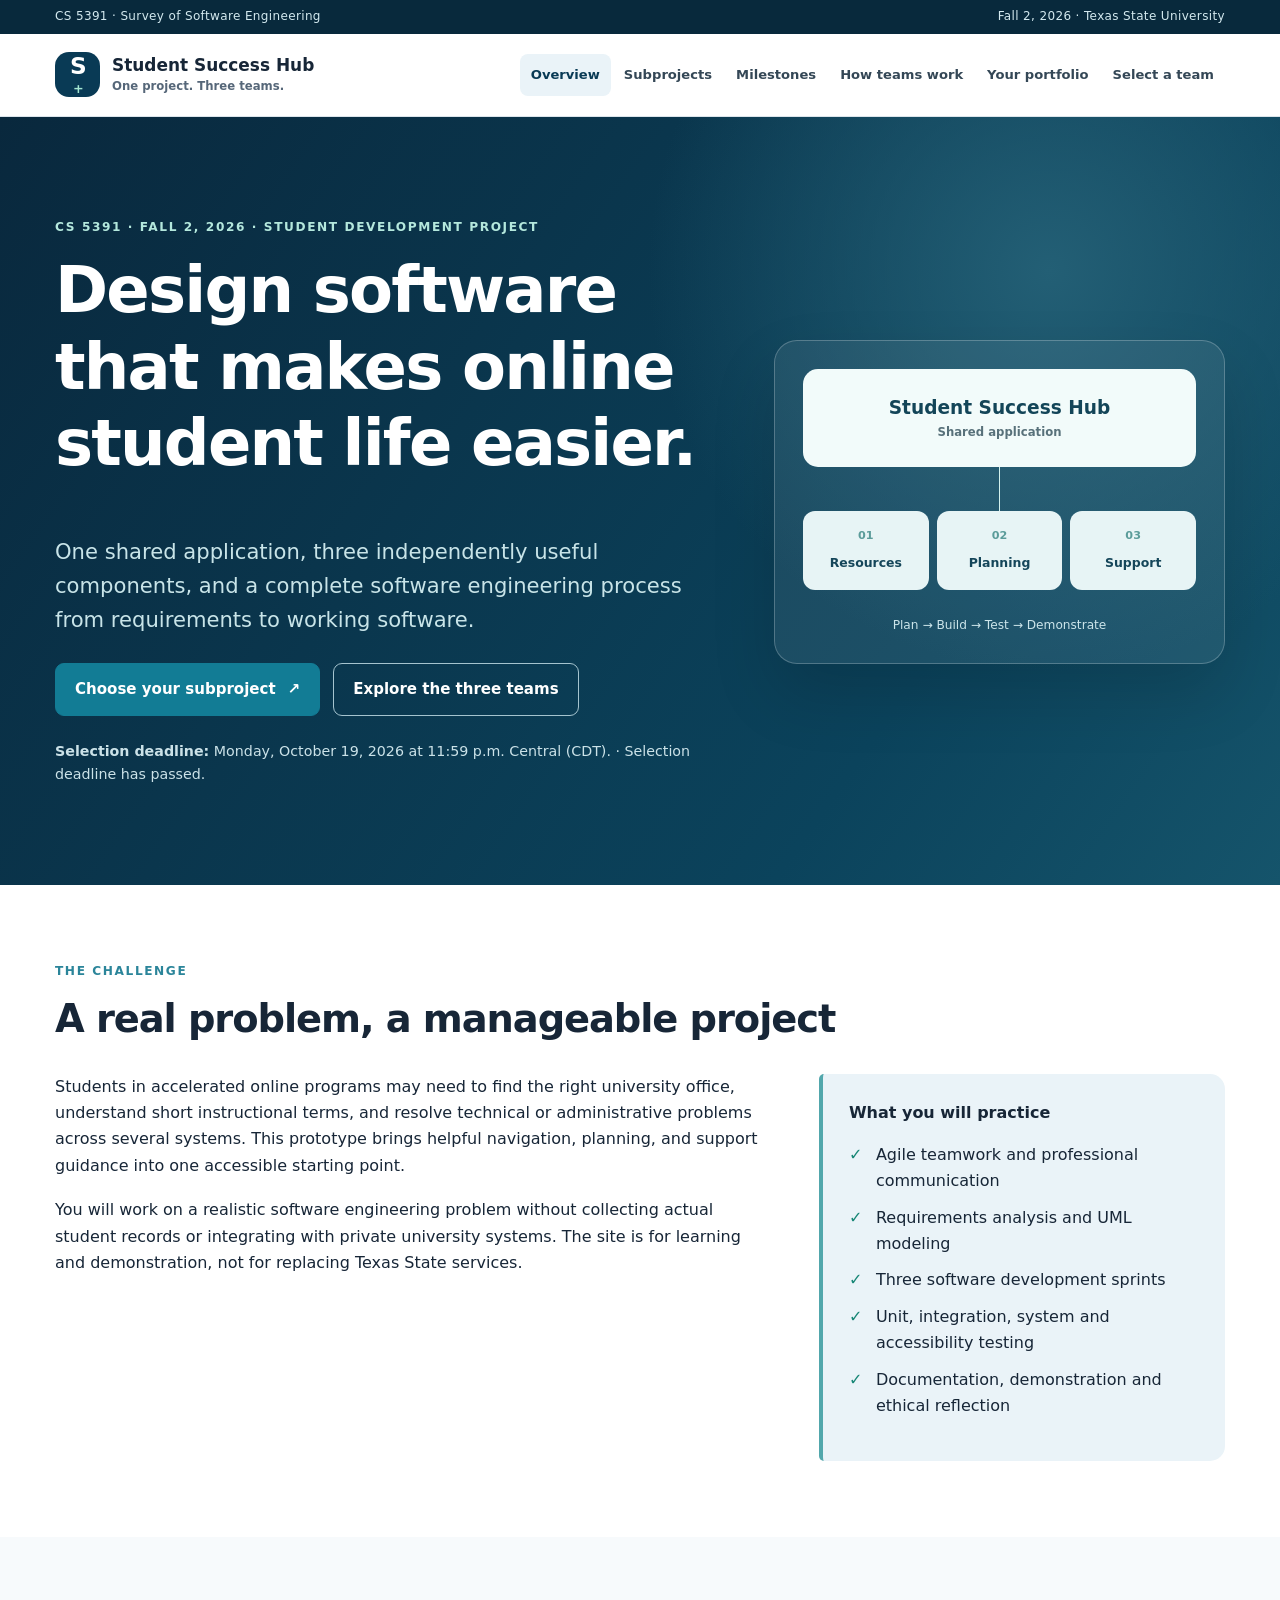
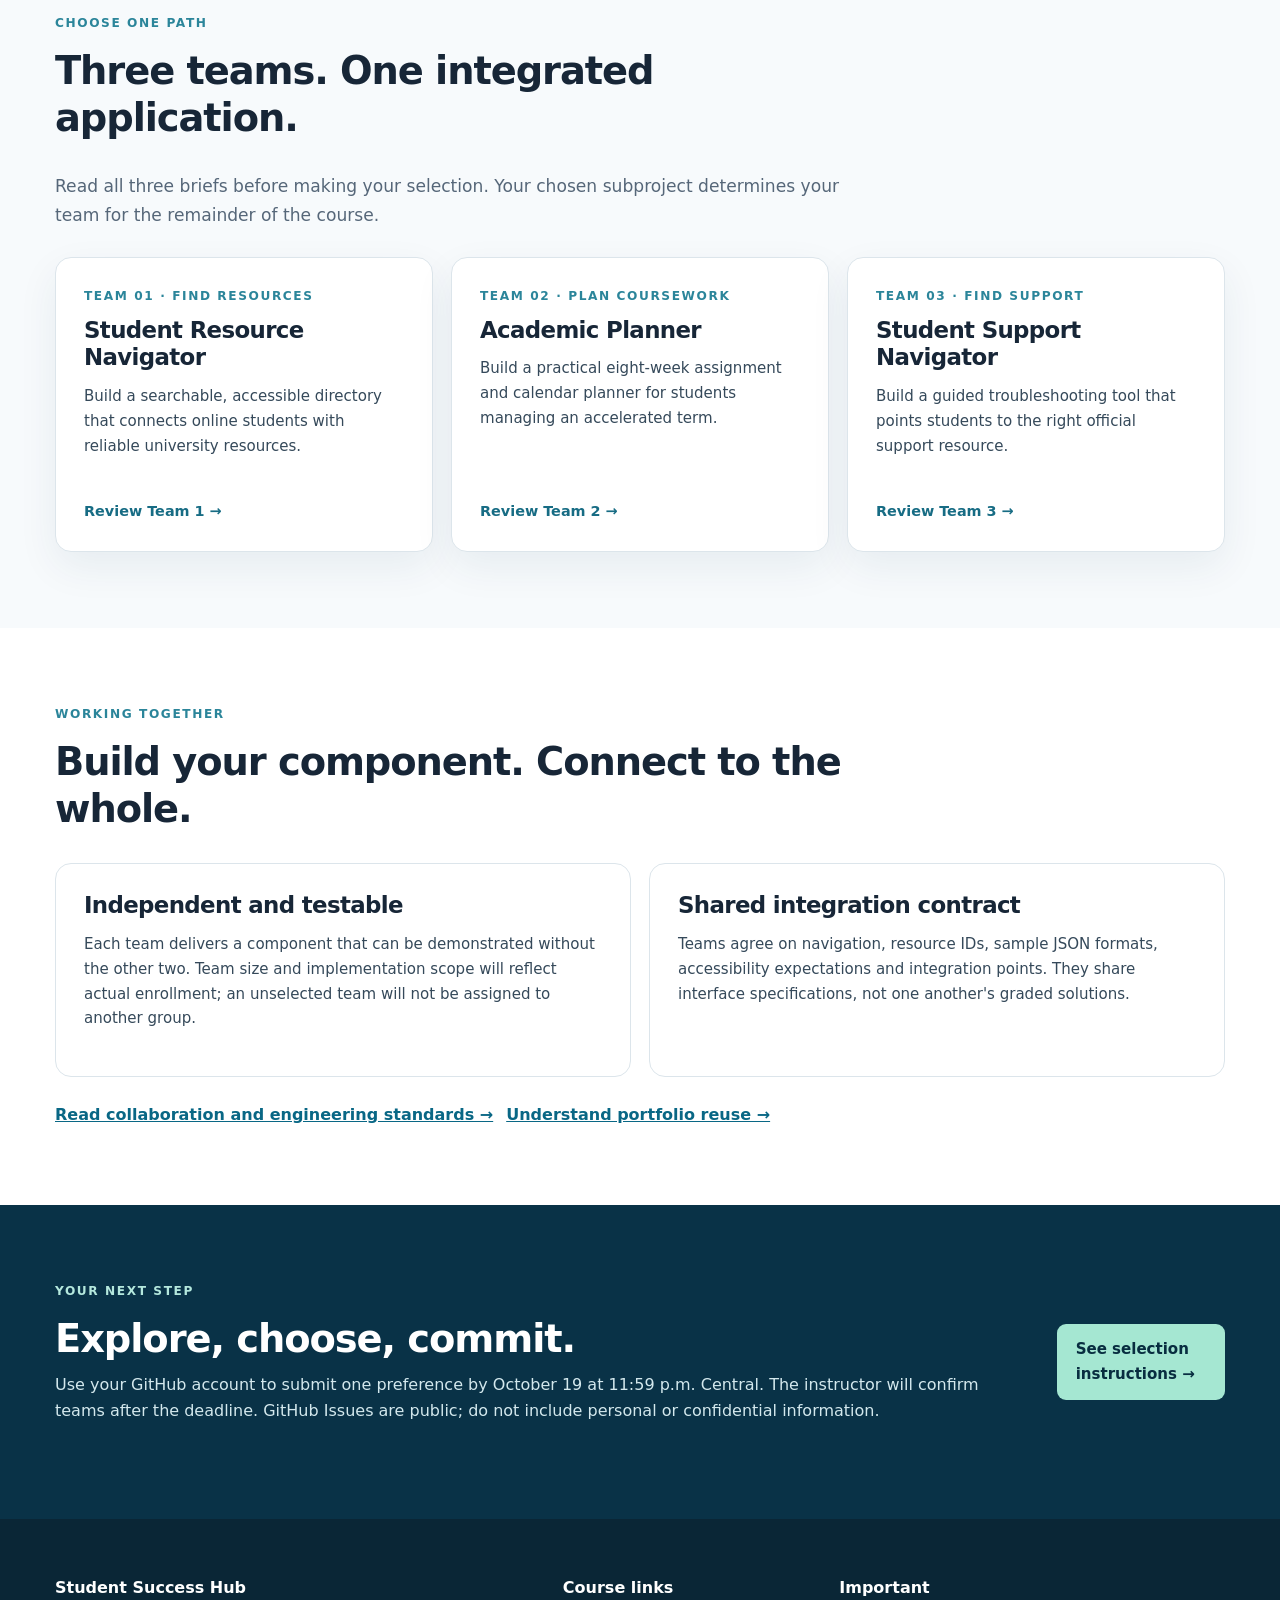
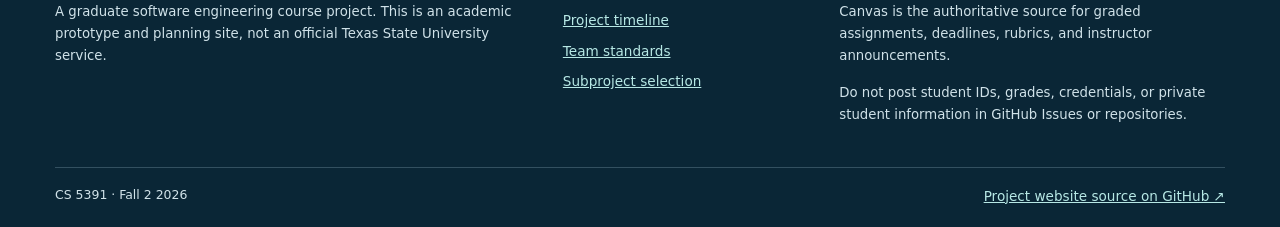
<file: index.html>
<!doctype html>
<html lang="en">
<head>
  <meta charset="utf-8">
  <meta name="viewport" content="width=device-width,initial-scale=1">
  <meta name="color-scheme" content="light">
  <meta name="description" content="One real-world classwide software project with three student-selected subprojects.">
  <title>Project overview | CS 5391 Student Success Hub</title>
  <link rel="stylesheet" href="assets/css/styles.css">
  <script src="assets/js/site.js" defer></script>
</head>
<body>
<a class="skip-link" href="#main">Skip to main content</a>
<div class="institution-bar"><div class="container bar-inner"><span>CS 5391 · Survey of Software Engineering</span><span>Fall 2, 2026 · Texas State University</span></div></div>
<header class="site-header">
  <div class="container header-inner">
    <a class="brand" href="index.html" aria-label="Student Success Hub, home"><span class="brand-mark" aria-hidden="true">S<span>+</span></span><span>Student Success Hub<small>One project. Three teams.</small></span></a>
    <button class="menu-button" type="button" aria-expanded="false" aria-controls="site-navigation">Menu <span aria-hidden="true">☰</span></button>
    <nav id="site-navigation" class="site-nav" aria-label="Main navigation"><a href="index.html" aria-current="page">Overview</a><a href="subprojects/index.html">Subprojects</a><a href="timeline.html">Milestones</a><a href="collaboration.html">How teams work</a><a href="portfolio.html">Your portfolio</a><a href="signup.html">Select a team</a></nav>
  </div>
</header>
<main id="main">
<section class="hero"><div class="container hero-grid"><div>
  <span class="kicker">CS 5391 · Fall 2, 2026 · Student development project</span>
  <h1>Design software that makes online student life easier.</h1>
  <p class="lead">One shared application, three independently useful components, and a complete software engineering process from requirements to working software.</p>
  <div class="actions"><a class="button primary" href="signup.html">Choose your subproject <span aria-hidden="true">↗</span></a><a class="button secondary" href="subprojects/index.html">Explore the three teams</a></div>
  <p class="hero-deadline"><strong>Selection deadline:</strong> Monday, October 19, 2026 at 11:59 p.m. Central (CDT). <span data-countdown></span></p>
</div><div class="hero-diagram" role="img" aria-label="Student Success Hub with three connected modules: Resource Navigator, Academic Planner, and Support Navigator"><div class="diagram-top">Student Success Hub <span>Shared application</span></div><div class="diagram-path" aria-hidden="true"></div><div class="diagram-nodes"><div><span>01</span> Resources</div><div><span>02</span> Planning</div><div><span>03</span> Support</div></div><div class="diagram-footer">Plan → Build → Test → Demonstrate</div></div></div></section>
<section class="section"><div class="container"><div class="section-heading"><span class="eyebrow">The challenge</span><h2>A real problem, a manageable project</h2></div><div class="split"><div><p>Students in accelerated online programs may need to find the right university office, understand short instructional terms, and resolve technical or administrative problems across several systems. This prototype brings helpful navigation, planning, and support guidance into one accessible starting point.</p><p>You will work on a realistic software engineering problem without collecting actual student records or integrating with private university systems. The site is for learning and demonstration, not for replacing Texas State services.</p></div><aside class="note"><strong>What you will practice</strong><ul class="checklist"><li>Agile teamwork and professional communication</li><li>Requirements analysis and UML modeling</li><li>Three software development sprints</li><li>Unit, integration, system and accessibility testing</li><li>Documentation, demonstration and ethical reflection</li></ul></aside></div></div></section>
<section class="section soft"><div class="container"><div class="section-heading"><span class="eyebrow">Choose one path</span><h2>Three teams. One integrated application.</h2><p>Read all three briefs before making your selection. Your chosen subproject determines your team for the remainder of the course.</p></div><div class="cards three">
<a class="feature-card" href="subprojects/resource-navigator.html"><span class="eyebrow">Team 01 · Find resources</span><h3>Student Resource Navigator</h3><p>Build a searchable, accessible directory that connects online students with reliable university resources.</p><span class="card-link">Review Team 1 →</span></a>
<a class="feature-card" href="subprojects/academic-planner.html"><span class="eyebrow">Team 02 · Plan coursework</span><h3>Academic Planner</h3><p>Build a practical eight-week assignment and calendar planner for students managing an accelerated term.</p><span class="card-link">Review Team 2 →</span></a>
<a class="feature-card" href="subprojects/support-navigator.html"><span class="eyebrow">Team 03 · Find support</span><h3>Student Support Navigator</h3><p>Build a guided troubleshooting tool that points students to the right official support resource.</p><span class="card-link">Review Team 3 →</span></a>
</div></div></section>
<section class="section"><div class="container"><div class="section-heading"><span class="eyebrow">Working together</span><h2>Build your component. Connect to the whole.</h2></div><div class="cards two"><div class="feature-card plain"><h3>Independent and testable</h3><p>Each team delivers a component that can be demonstrated without the other two. Team size and implementation scope will reflect actual enrollment; an unselected team will not be assigned to another group.</p></div><div class="feature-card plain"><h3>Shared integration contract</h3><p>Teams agree on navigation, resource IDs, sample JSON formats, accessibility expectations and integration points. They share interface specifications, not one another's graded solutions.</p></div></div><div class="actions compact"><a class="text-link" href="collaboration.html">Read collaboration and engineering standards →</a><a class="text-link" href="portfolio.html">Understand portfolio reuse →</a></div></div></section>
<section class="section dark"><div class="container cta-grid"><div><span class="eyebrow">Your next step</span><h2>Explore, choose, commit.</h2><p>Use your GitHub account to submit one preference by October 19 at 11:59 p.m. Central. The instructor will confirm teams after the deadline. GitHub Issues are public; do not include personal or confidential information.</p></div><a class="button bright" href="signup.html">See selection instructions →</a></div></section>
</main>
<footer class="site-footer"><div class="container footer-grid"><div><strong>Student Success Hub</strong><p>A graduate software engineering course project. This is an academic prototype and planning site, not an official Texas State University service.</p></div><div><strong>Course links</strong><a href="timeline.html">Project timeline</a><a href="collaboration.html">Team standards</a><a href="signup.html">Subproject selection</a></div><div><strong>Important</strong><p>Canvas is the authoritative source for graded assignments, deadlines, rubrics, and instructor announcements.</p><p>Do not post student IDs, grades, credentials, or private student information in GitHub Issues or repositories.</p></div></div><div class="container footer-bottom"><span>CS 5391 · Fall 2 2026</span><a href="https://github.com/jessie-walker-cs/cs5391-student-success-hub">Project website source on GitHub ↗</a></div></footer>
</body></html>
</file>
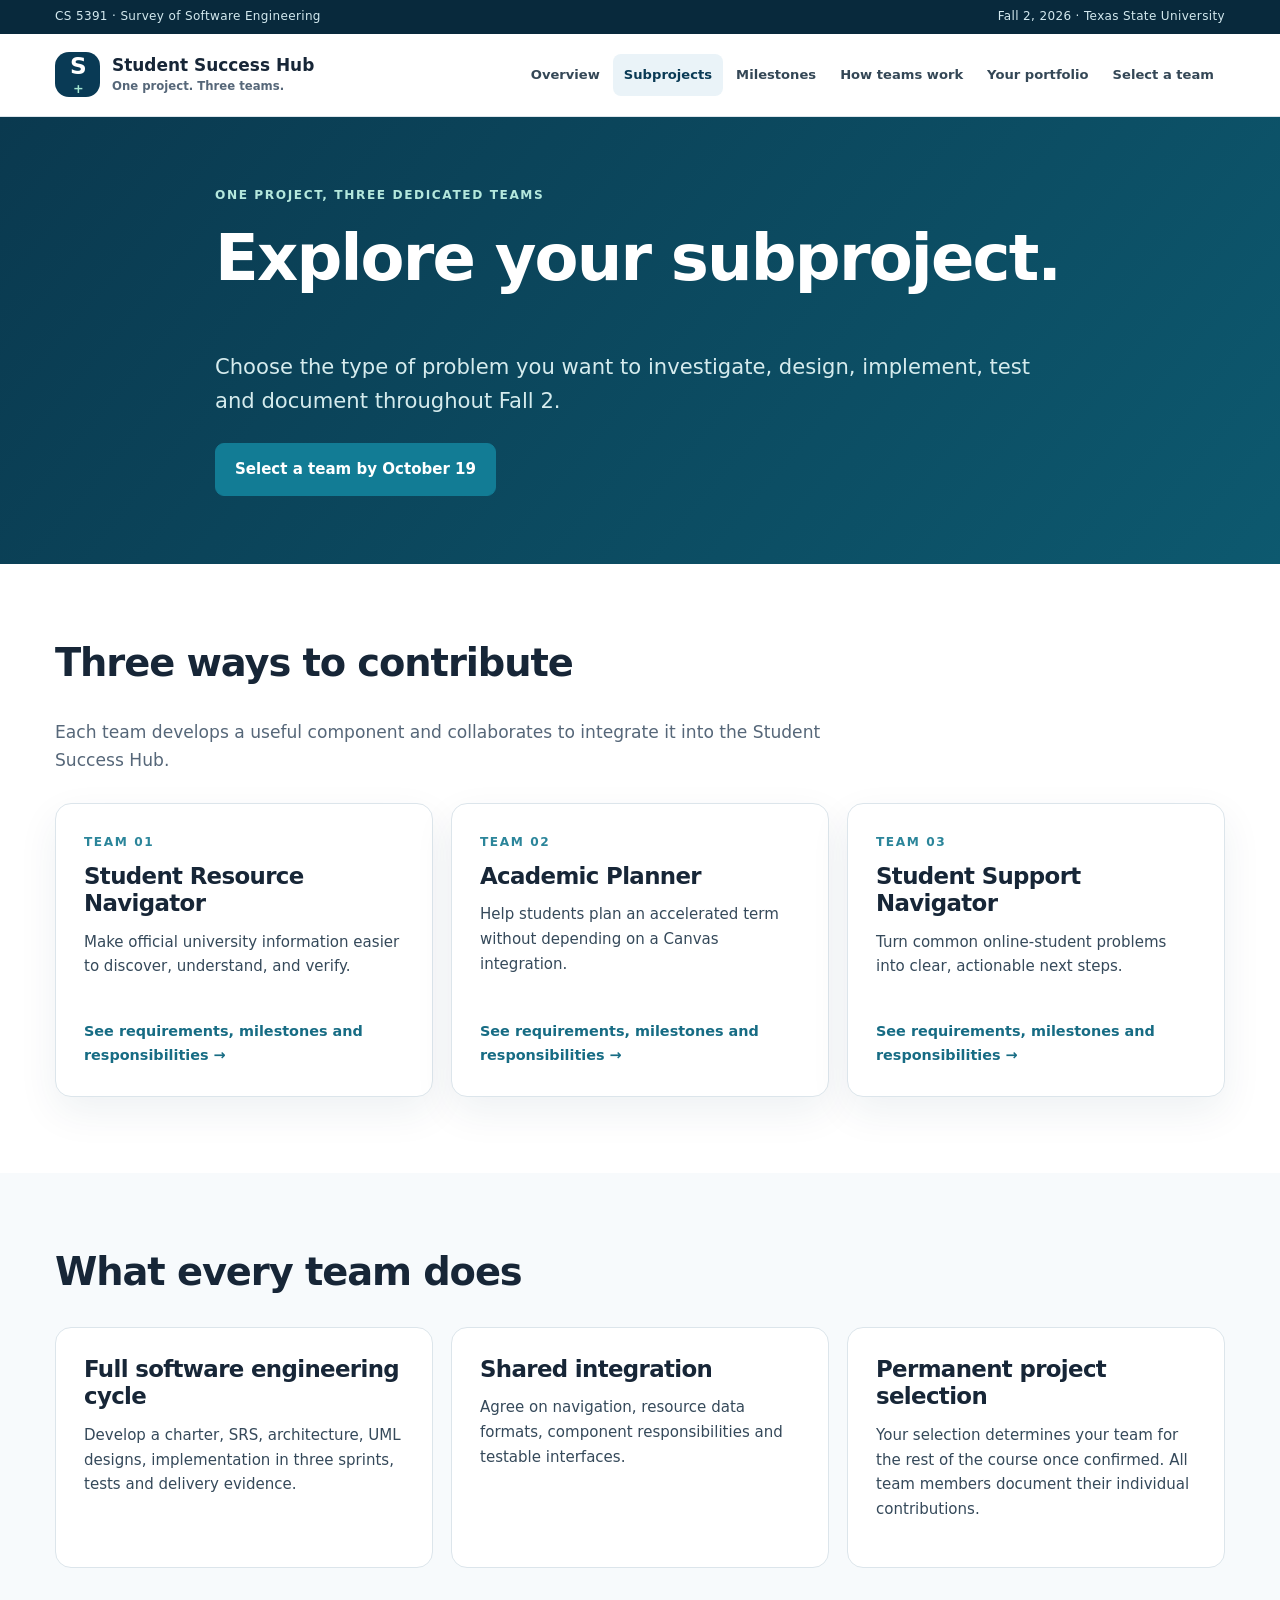
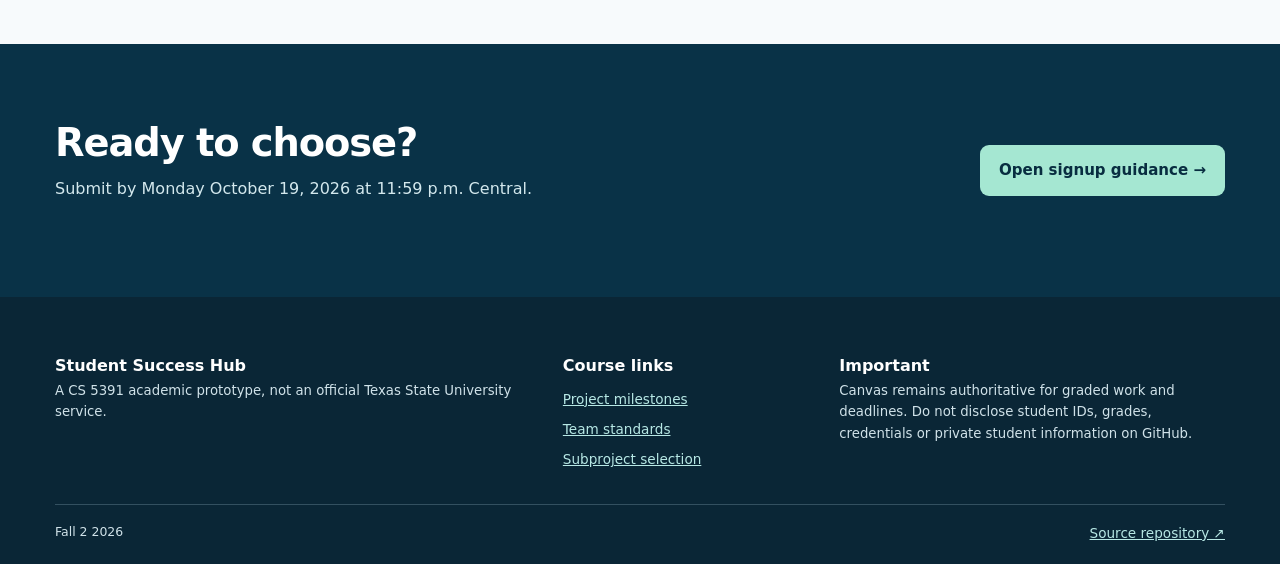
<file: subprojects/index.html>
<!doctype html><html lang="en"><head><meta charset="utf-8"><meta name="viewport" content="width=device-width,initial-scale=1"><meta name="description" content="CS 5391 Student Success Hub software engineering project"><title>Explore the three subprojects | CS 5391 Student Success Hub</title><link rel="stylesheet" href="../assets/css/styles.css"><script defer src="../assets/js/site.js"></script></head><body><a class="skip-link" href="#main">Skip to main content</a><div class="institution-bar"><div class="container bar-inner"><span>CS 5391 · Survey of Software Engineering</span><span>Fall 2, 2026 · Texas State University</span></div></div><header class="site-header"><div class="container header-inner"><a class="brand" href="../index.html"><span class="brand-mark">S<span>+</span></span><span>Student Success Hub<small>One project. Three teams.</small></span></a><button class="menu-button" aria-expanded="false" aria-controls="site-navigation" type="button">Menu ☰</button><nav class="site-nav" id="site-navigation" aria-label="Main navigation"><a href="../index.html">Overview</a><a href="index.html" aria-current="page">Subprojects</a><a href="../timeline.html">Milestones</a><a href="../collaboration.html">How teams work</a><a href="../portfolio.html">Your portfolio</a><a href="../signup.html">Select a team</a></nav></div></header><main id="main"><section class="page-hero"><div class="container narrow"><span class="kicker">One project, three dedicated teams</span><h1>Explore your subproject.</h1><p class="lead">Choose the type of problem you want to investigate, design, implement, test and document throughout Fall 2.</p><div class="actions"><a class="button primary" href="../signup.html">Select a team by October 19</a></div></div></section><section class="section"><div class="container"><div class="section-heading"><h2>Three ways to contribute</h2><p>Each team develops a useful component and collaborates to integrate it into the Student Success Hub.</p></div><div class="cards three"><a class="feature-card" href="resource-navigator.html"><span class="eyebrow">Team 01</span><h2>Student Resource Navigator</h2><p>Make official university information easier to discover, understand, and verify.</p><span class="card-link">See requirements, milestones and responsibilities →</span></a><a class="feature-card" href="academic-planner.html"><span class="eyebrow">Team 02</span><h2>Academic Planner</h2><p>Help students plan an accelerated term without depending on a Canvas integration.</p><span class="card-link">See requirements, milestones and responsibilities →</span></a><a class="feature-card" href="support-navigator.html"><span class="eyebrow">Team 03</span><h2>Student Support Navigator</h2><p>Turn common online-student problems into clear, actionable next steps.</p><span class="card-link">See requirements, milestones and responsibilities →</span></a></div></div></section><section class="section soft"><div class="container"><h2>What every team does</h2><div class="cards three"><div class="feature-card plain"><h3>Full software engineering cycle</h3><p>Develop a charter, SRS, architecture, UML designs, implementation in three sprints, tests and delivery evidence.</p></div><div class="feature-card plain"><h3>Shared integration</h3><p>Agree on navigation, resource data formats, component responsibilities and testable interfaces.</p></div><div class="feature-card plain"><h3>Permanent project selection</h3><p>Your selection determines your team for the rest of the course once confirmed. All team members document their individual contributions.</p></div></div></div></section><section class="section dark"><div class="container cta-grid"><div><h2>Ready to choose?</h2><p>Submit by Monday October 19, 2026 at 11:59 p.m. Central.</p></div><a class="button bright" href="../signup.html">Open signup guidance →</a></div></section></main><footer class="site-footer"><div class="container footer-grid"><div><strong>Student Success Hub</strong><p>A CS 5391 academic prototype, not an official Texas State University service.</p></div><div><strong>Course links</strong><a href="../timeline.html">Project milestones</a><a href="../collaboration.html">Team standards</a><a href="../signup.html">Subproject selection</a></div><div><strong>Important</strong><p>Canvas remains authoritative for graded work and deadlines. Do not disclose student IDs, grades, credentials or private student information on GitHub.</p></div></div><div class="container footer-bottom"><span>Fall 2 2026</span><a href="https://github.com/jessie-walker-cs/cs5391-student-success-hub">Source repository ↗</a></div></footer></body></html>
</file>
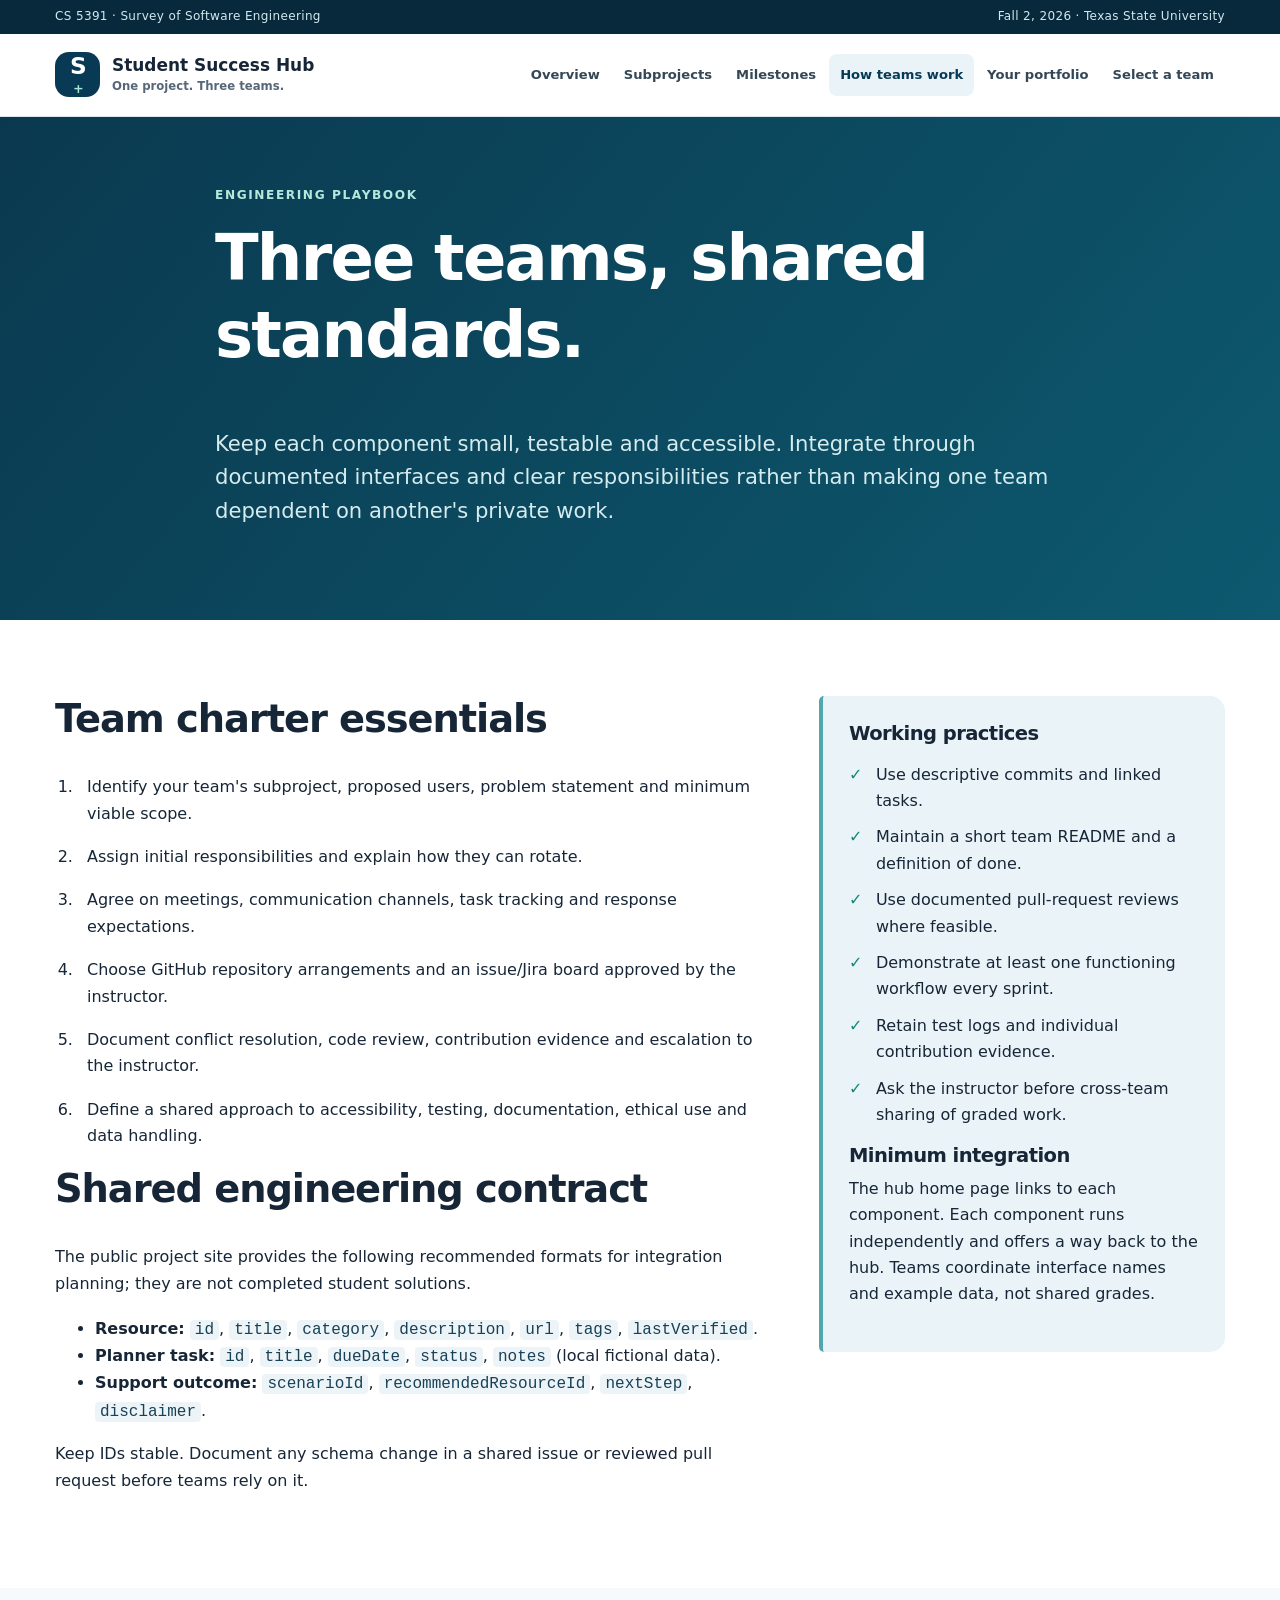
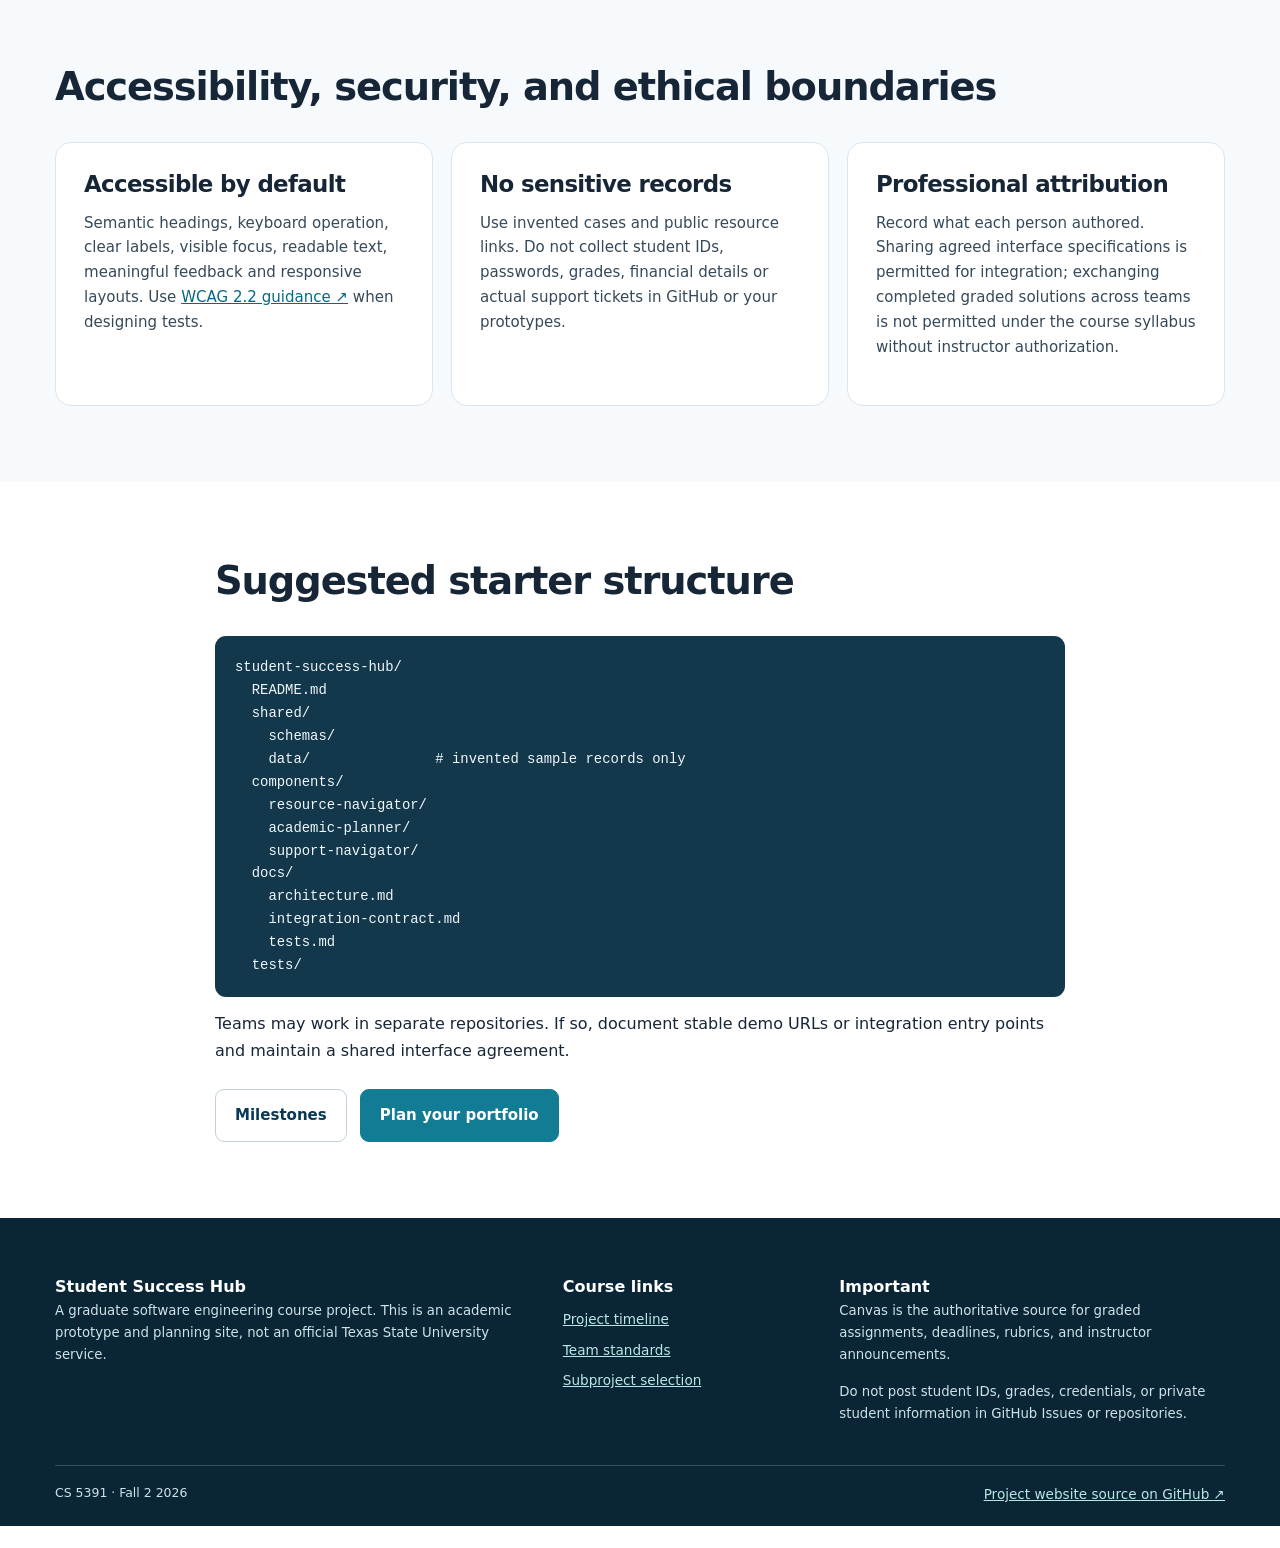
<file: collaboration.html>
<!doctype html>
<html lang="en">
<head>
  <meta charset="utf-8">
  <meta name="viewport" content="width=device-width,initial-scale=1">
  <meta name="color-scheme" content="light">
  <meta name="description" content="Project integration, working agreements, boundaries and shared contracts.">
  <title>Teamwork and engineering standards | CS 5391 Student Success Hub</title>
  <link rel="stylesheet" href="assets/css/styles.css">
  <script src="assets/js/site.js" defer></script>
</head>
<body>
<a class="skip-link" href="#main">Skip to main content</a>
<div class="institution-bar"><div class="container bar-inner"><span>CS 5391 · Survey of Software Engineering</span><span>Fall 2, 2026 · Texas State University</span></div></div>
<header class="site-header">
  <div class="container header-inner">
    <a class="brand" href="index.html" aria-label="Student Success Hub, home"><span class="brand-mark" aria-hidden="true">S<span>+</span></span><span>Student Success Hub<small>One project. Three teams.</small></span></a>
    <button class="menu-button" type="button" aria-expanded="false" aria-controls="site-navigation">Menu <span aria-hidden="true">☰</span></button>
    <nav id="site-navigation" class="site-nav" aria-label="Main navigation"><a href="index.html">Overview</a><a href="subprojects/index.html">Subprojects</a><a href="timeline.html">Milestones</a><a href="collaboration.html" aria-current="page">How teams work</a><a href="portfolio.html">Your portfolio</a><a href="signup.html">Select a team</a></nav>
  </div>
</header>
<main id="main">
<section class="page-hero"><div class="container narrow"><span class="kicker">Engineering playbook</span><h1>Three teams, shared standards.</h1><p class="lead">Keep each component small, testable and accessible. Integrate through documented interfaces and clear responsibilities rather than making one team dependent on another's private work.</p></div></section>
<section class="section"><div class="container split"><div><h2>Team charter essentials</h2><ol class="steps"><li>Identify your team's subproject, proposed users, problem statement and minimum viable scope.</li><li>Assign initial responsibilities and explain how they can rotate.</li><li>Agree on meetings, communication channels, task tracking and response expectations.</li><li>Choose GitHub repository arrangements and an issue/Jira board approved by the instructor.</li><li>Document conflict resolution, code review, contribution evidence and escalation to the instructor.</li><li>Define a shared approach to accessibility, testing, documentation, ethical use and data handling.</li></ol><h2>Shared engineering contract</h2><p>The public project site provides the following recommended formats for integration planning; they are not completed student solutions.</p><ul><li><strong>Resource:</strong> <code>id</code>, <code>title</code>, <code>category</code>, <code>description</code>, <code>url</code>, <code>tags</code>, <code>lastVerified</code>.</li><li><strong>Planner task:</strong> <code>id</code>, <code>title</code>, <code>dueDate</code>, <code>status</code>, <code>notes</code> (local fictional data).</li><li><strong>Support outcome:</strong> <code>scenarioId</code>, <code>recommendedResourceId</code>, <code>nextStep</code>, <code>disclaimer</code>.</li></ul><p>Keep IDs stable. Document any schema change in a shared issue or reviewed pull request before teams rely on it.</p></div><aside class="note"><h3>Working practices</h3><ul class="checklist"><li>Use descriptive commits and linked tasks.</li><li>Maintain a short team README and a definition of done.</li><li>Use documented pull-request reviews where feasible.</li><li>Demonstrate at least one functioning workflow every sprint.</li><li>Retain test logs and individual contribution evidence.</li><li>Ask the instructor before cross-team sharing of graded work.</li></ul><h3>Minimum integration</h3><p>The hub home page links to each component. Each component runs independently and offers a way back to the hub. Teams coordinate interface names and example data, not shared grades.</p></aside></div></section>
<section class="section soft"><div class="container"><h2>Accessibility, security, and ethical boundaries</h2><div class="cards three"><div class="feature-card plain"><h3>Accessible by default</h3><p>Semantic headings, keyboard operation, clear labels, visible focus, readable text, meaningful feedback and responsive layouts. Use <a href="https://www.w3.org/WAI/WCAG22/quickref/">WCAG 2.2 guidance ↗</a> when designing tests.</p></div><div class="feature-card plain"><h3>No sensitive records</h3><p>Use invented cases and public resource links. Do not collect student IDs, passwords, grades, financial details or actual support tickets in GitHub or your prototypes.</p></div><div class="feature-card plain"><h3>Professional attribution</h3><p>Record what each person authored. Sharing agreed interface specifications is permitted for integration; exchanging completed graded solutions across teams is not permitted under the course syllabus without instructor authorization.</p></div></div></div></section>
<section class="section"><div class="container narrow"><h2>Suggested starter structure</h2><pre><code>student-success-hub/
  README.md
  shared/
    schemas/
    data/               # invented sample records only
  components/
    resource-navigator/
    academic-planner/
    support-navigator/
  docs/
    architecture.md
    integration-contract.md
    tests.md
  tests/</code></pre><p>Teams may work in separate repositories. If so, document stable demo URLs or integration entry points and maintain a shared interface agreement.</p><div class="actions compact"><a class="button secondary" href="timeline.html">Milestones</a><a class="button primary" href="portfolio.html">Plan your portfolio</a></div></div></section>
</main>
<footer class="site-footer"><div class="container footer-grid"><div><strong>Student Success Hub</strong><p>A graduate software engineering course project. This is an academic prototype and planning site, not an official Texas State University service.</p></div><div><strong>Course links</strong><a href="timeline.html">Project timeline</a><a href="collaboration.html">Team standards</a><a href="signup.html">Subproject selection</a></div><div><strong>Important</strong><p>Canvas is the authoritative source for graded assignments, deadlines, rubrics, and instructor announcements.</p><p>Do not post student IDs, grades, credentials, or private student information in GitHub Issues or repositories.</p></div></div><div class="container footer-bottom"><span>CS 5391 · Fall 2 2026</span><a href="https://github.com/jessie-walker-cs/cs5391-student-success-hub">Project website source on GitHub ↗</a></div></footer>
</body></html>
</file>
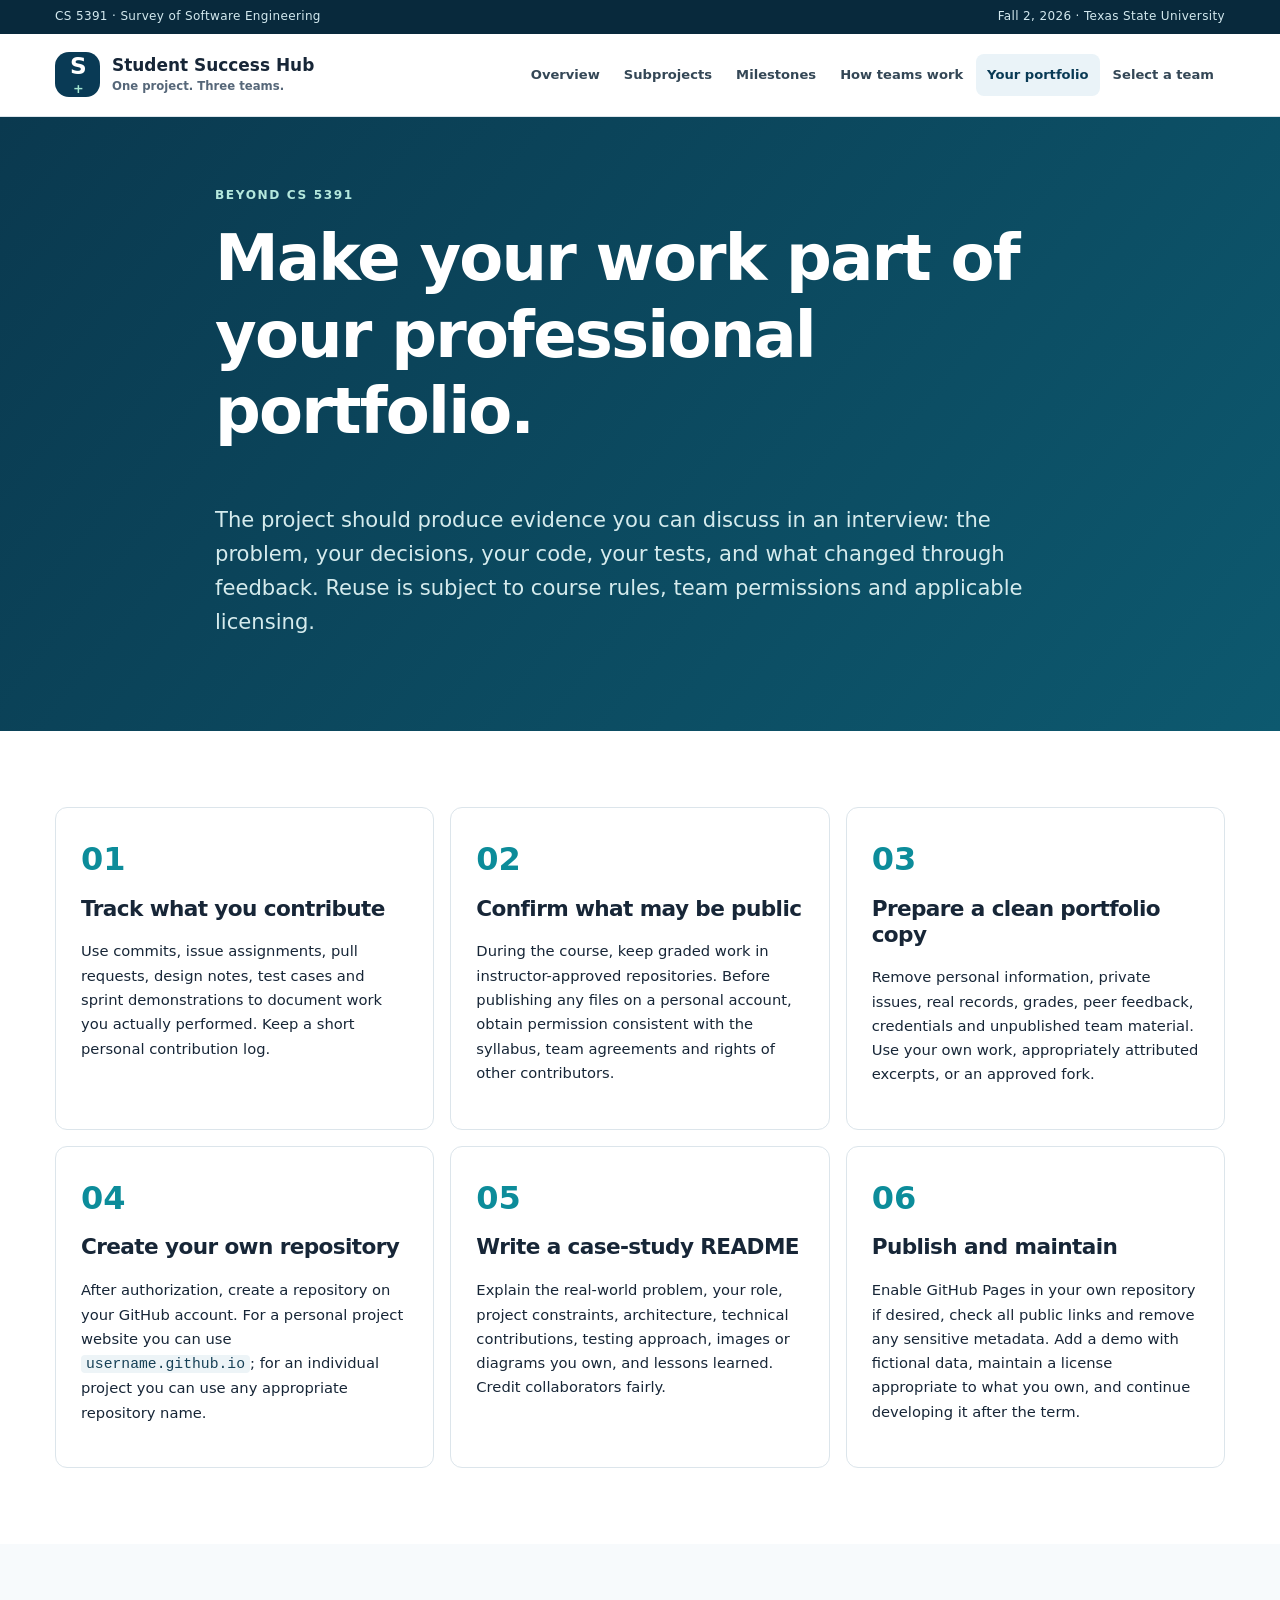
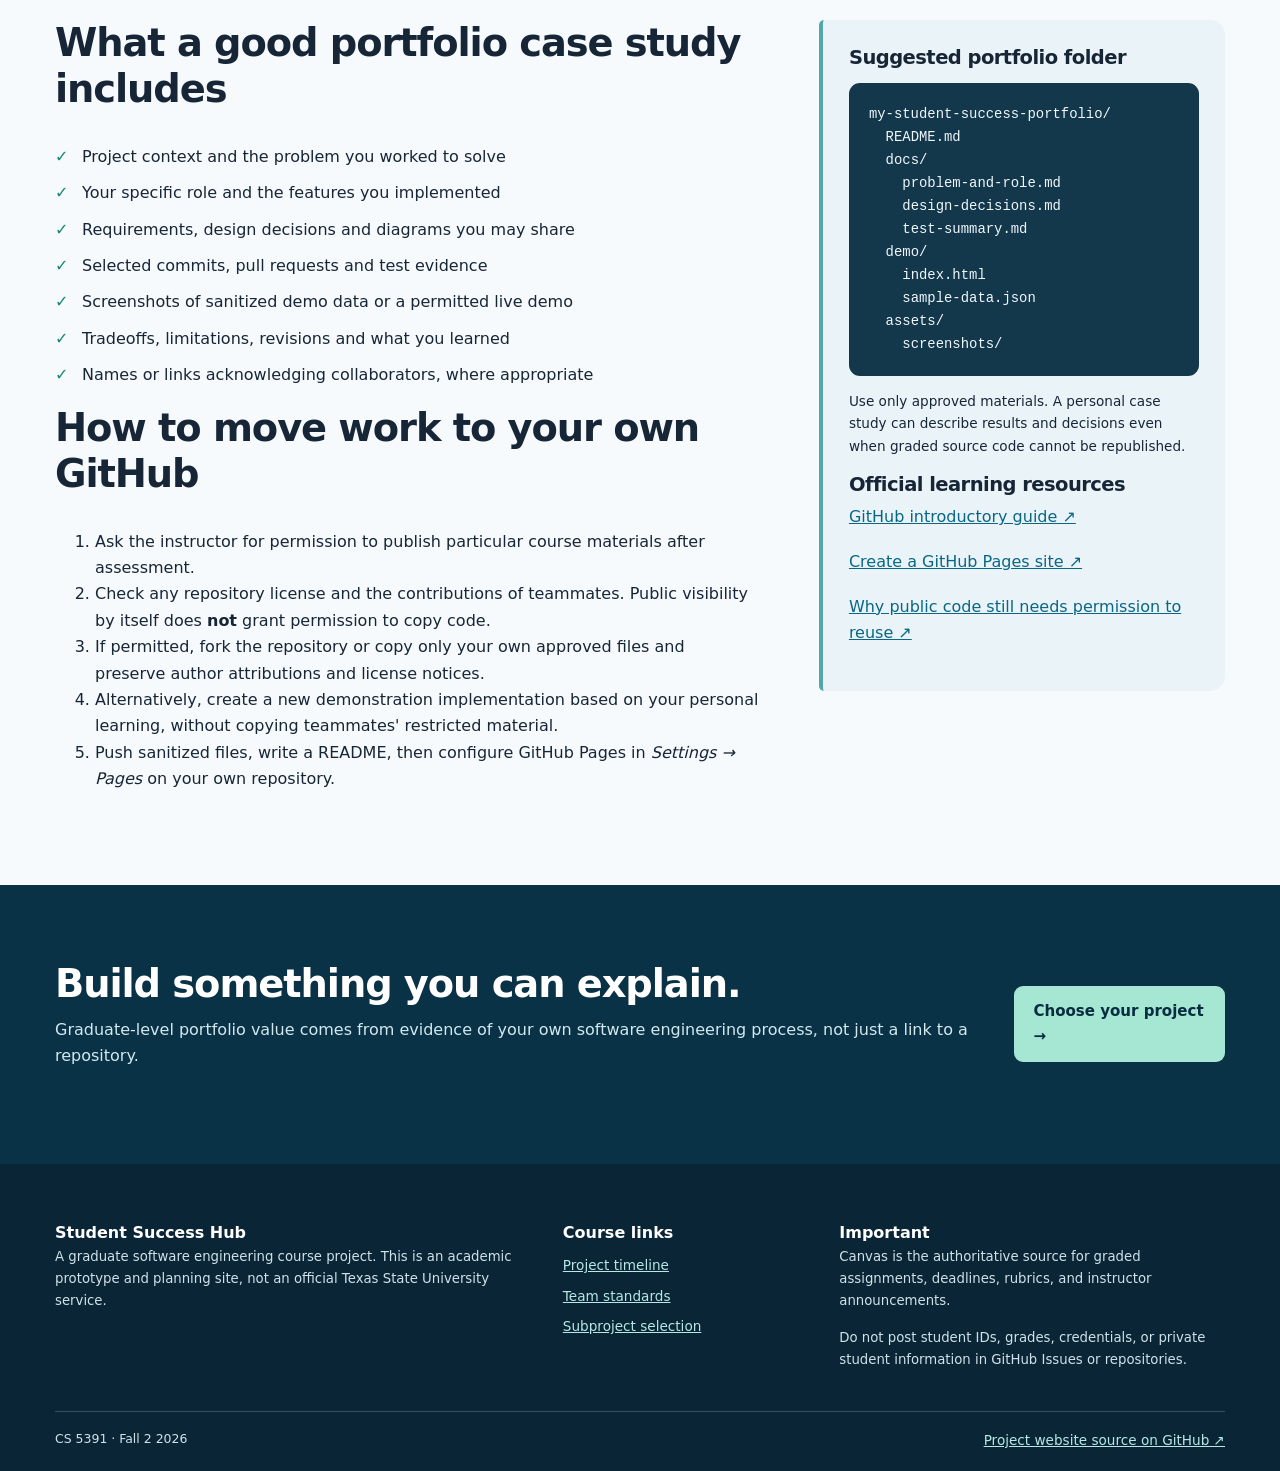
<file: portfolio.html>
<!doctype html>
<html lang="en">
<head>
  <meta charset="utf-8">
  <meta name="viewport" content="width=device-width,initial-scale=1">
  <meta name="color-scheme" content="light">
  <meta name="description" content="A responsible process for students to showcase their individual software engineering contributions.">
  <title>From coursework to a GitHub portfolio | CS 5391 Student Success Hub</title>
  <link rel="stylesheet" href="assets/css/styles.css">
  <script src="assets/js/site.js" defer></script>
</head>
<body>
<a class="skip-link" href="#main">Skip to main content</a>
<div class="institution-bar"><div class="container bar-inner"><span>CS 5391 · Survey of Software Engineering</span><span>Fall 2, 2026 · Texas State University</span></div></div>
<header class="site-header">
  <div class="container header-inner">
    <a class="brand" href="index.html" aria-label="Student Success Hub, home"><span class="brand-mark" aria-hidden="true">S<span>+</span></span><span>Student Success Hub<small>One project. Three teams.</small></span></a>
    <button class="menu-button" type="button" aria-expanded="false" aria-controls="site-navigation">Menu <span aria-hidden="true">☰</span></button>
    <nav id="site-navigation" class="site-nav" aria-label="Main navigation"><a href="index.html">Overview</a><a href="subprojects/index.html">Subprojects</a><a href="timeline.html">Milestones</a><a href="collaboration.html">How teams work</a><a href="portfolio.html" aria-current="page">Your portfolio</a><a href="signup.html">Select a team</a></nav>
  </div>
</header>
<main id="main">
<section class="page-hero"><div class="container narrow"><span class="kicker">Beyond CS 5391</span><h1>Make your work part of your professional portfolio.</h1><p class="lead">The project should produce evidence you can discuss in an interview: the problem, your decisions, your code, your tests, and what changed through feedback. Reuse is subject to course rules, team permissions and applicable licensing.</p></div></section>
<section class="section"><div class="container"><div class="steps-grid"><article class="step-card"><span>01</span><h2>Track what you contribute</h2><p>Use commits, issue assignments, pull requests, design notes, test cases and sprint demonstrations to document work you actually performed. Keep a short personal contribution log.</p></article><article class="step-card"><span>02</span><h2>Confirm what may be public</h2><p>During the course, keep graded work in instructor-approved repositories. Before publishing any files on a personal account, obtain permission consistent with the syllabus, team agreements and rights of other contributors.</p></article><article class="step-card"><span>03</span><h2>Prepare a clean portfolio copy</h2><p>Remove personal information, private issues, real records, grades, peer feedback, credentials and unpublished team material. Use your own work, appropriately attributed excerpts, or an approved fork.</p></article><article class="step-card"><span>04</span><h2>Create your own repository</h2><p>After authorization, create a repository on your GitHub account. For a personal project website you can use <code>username.github.io</code>; for an individual project you can use any appropriate repository name.</p></article><article class="step-card"><span>05</span><h2>Write a case-study README</h2><p>Explain the real-world problem, your role, project constraints, architecture, technical contributions, testing approach, images or diagrams you own, and lessons learned. Credit collaborators fairly.</p></article><article class="step-card"><span>06</span><h2>Publish and maintain</h2><p>Enable GitHub Pages in your own repository if desired, check all public links and remove any sensitive metadata. Add a demo with fictional data, maintain a license appropriate to what you own, and continue developing it after the term.</p></article></div></div></section>
<section class="section soft"><div class="container split"><div><h2>What a good portfolio case study includes</h2><ul class="checklist"><li>Project context and the problem you worked to solve</li><li>Your specific role and the features you implemented</li><li>Requirements, design decisions and diagrams you may share</li><li>Selected commits, pull requests and test evidence</li><li>Screenshots of sanitized demo data or a permitted live demo</li><li>Tradeoffs, limitations, revisions and what you learned</li><li>Names or links acknowledging collaborators, where appropriate</li></ul><h2>How to move work to your own GitHub</h2><ol><li>Ask the instructor for permission to publish particular course materials after assessment.</li><li>Check any repository license and the contributions of teammates. Public visibility by itself does <strong>not</strong> grant permission to copy code.</li><li>If permitted, fork the repository or copy only your own approved files and preserve author attributions and license notices.</li><li>Alternatively, create a new demonstration implementation based on your personal learning, without copying teammates' restricted material.</li><li>Push sanitized files, write a README, then configure GitHub Pages in <em>Settings → Pages</em> on your own repository.</li></ol></div><aside class="note"><h3>Suggested portfolio folder</h3><pre><code>my-student-success-portfolio/
  README.md
  docs/
    problem-and-role.md
    design-decisions.md
    test-summary.md
  demo/
    index.html
    sample-data.json
  assets/
    screenshots/</code></pre><p class="small">Use only approved materials. A personal case study can describe results and decisions even when graded source code cannot be republished.</p><h3>Official learning resources</h3><p><a href="https://docs.github.com/en/get-started/start-your-journey/hello-world">GitHub introductory guide ↗</a></p><p><a href="https://docs.github.com/en/pages/getting-started-with-github-pages/creating-a-github-pages-site">Create a GitHub Pages site ↗</a></p><p><a href="https://choosealicense.com/no-permission/">Why public code still needs permission to reuse ↗</a></p></aside></div></section>
<section class="section dark"><div class="container cta-grid"><div><h2>Build something you can explain.</h2><p>Graduate-level portfolio value comes from evidence of your own software engineering process, not just a link to a repository.</p></div><a class="button bright" href="signup.html">Choose your project →</a></div></section>
</main>
<footer class="site-footer"><div class="container footer-grid"><div><strong>Student Success Hub</strong><p>A graduate software engineering course project. This is an academic prototype and planning site, not an official Texas State University service.</p></div><div><strong>Course links</strong><a href="timeline.html">Project timeline</a><a href="collaboration.html">Team standards</a><a href="signup.html">Subproject selection</a></div><div><strong>Important</strong><p>Canvas is the authoritative source for graded assignments, deadlines, rubrics, and instructor announcements.</p><p>Do not post student IDs, grades, credentials, or private student information in GitHub Issues or repositories.</p></div></div><div class="container footer-bottom"><span>CS 5391 · Fall 2 2026</span><a href="https://github.com/jessie-walker-cs/cs5391-student-success-hub">Project website source on GitHub ↗</a></div></footer>
</body></html>
</file>
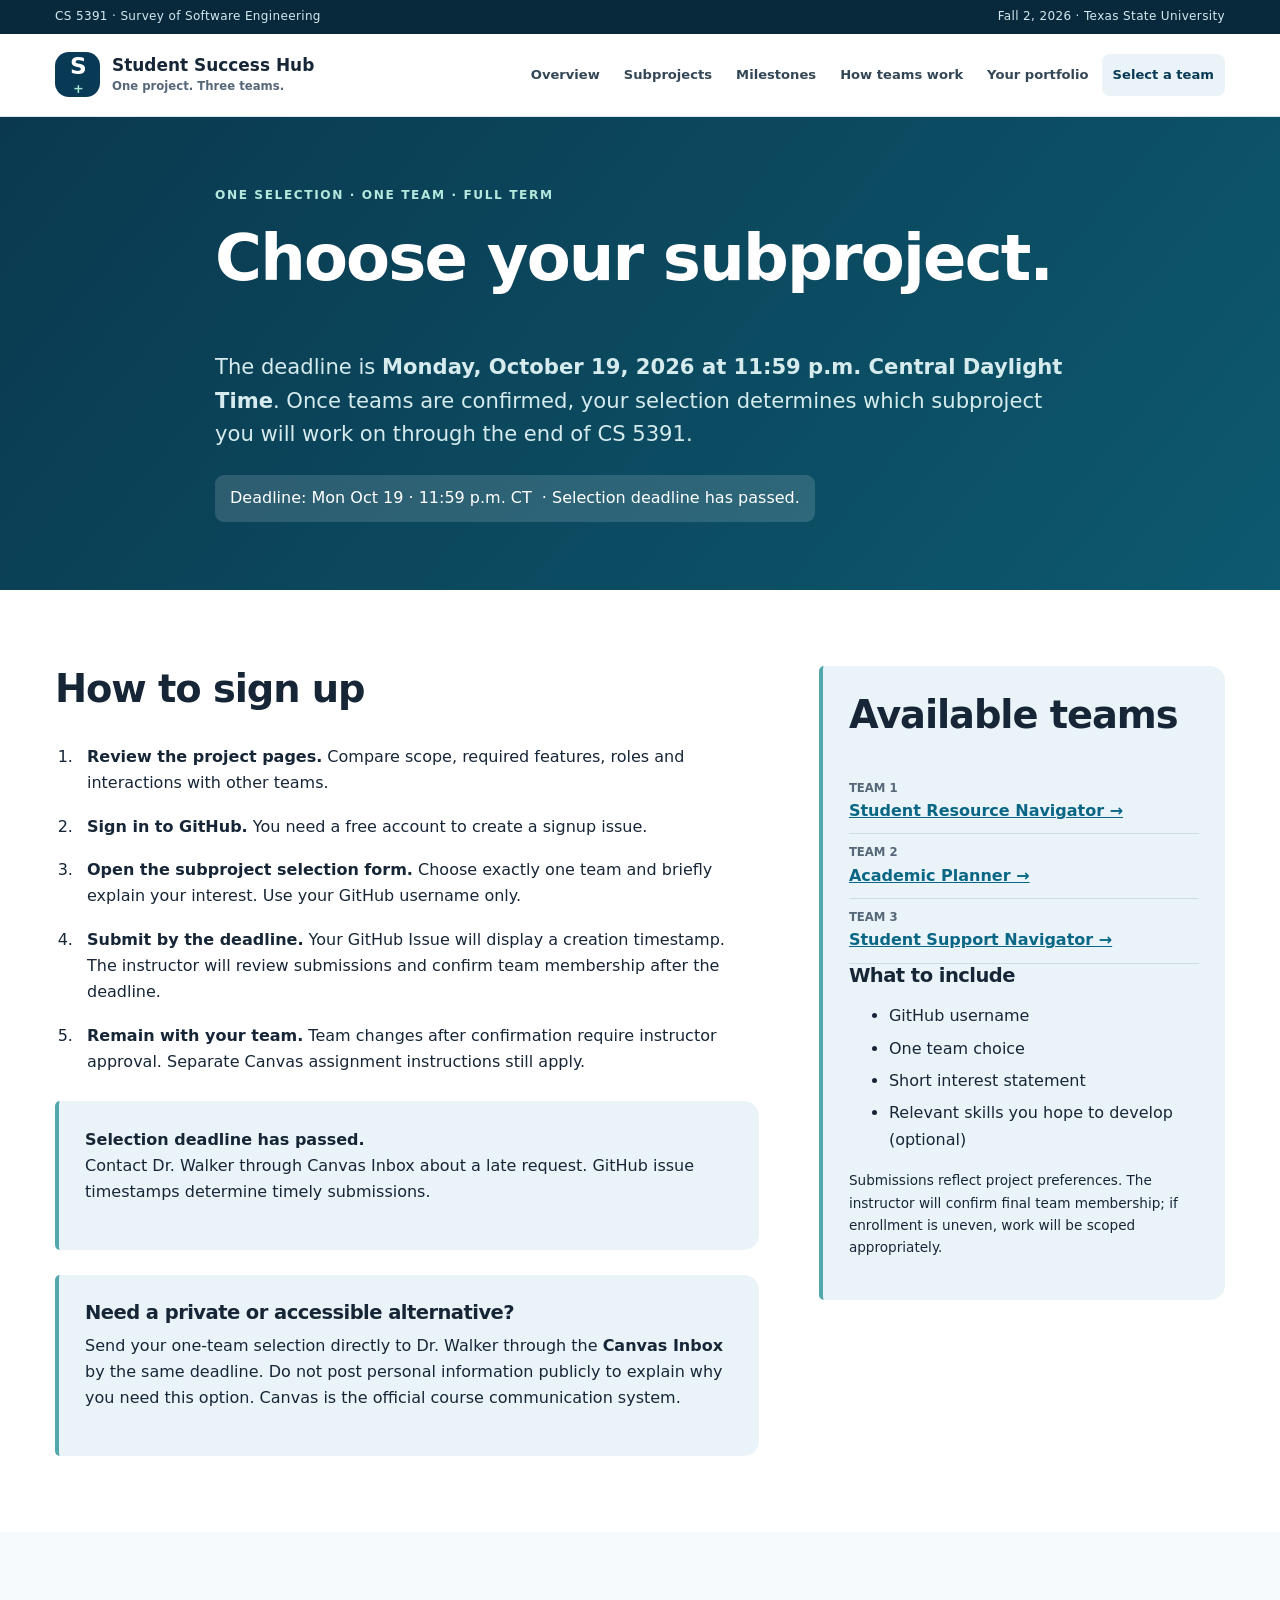
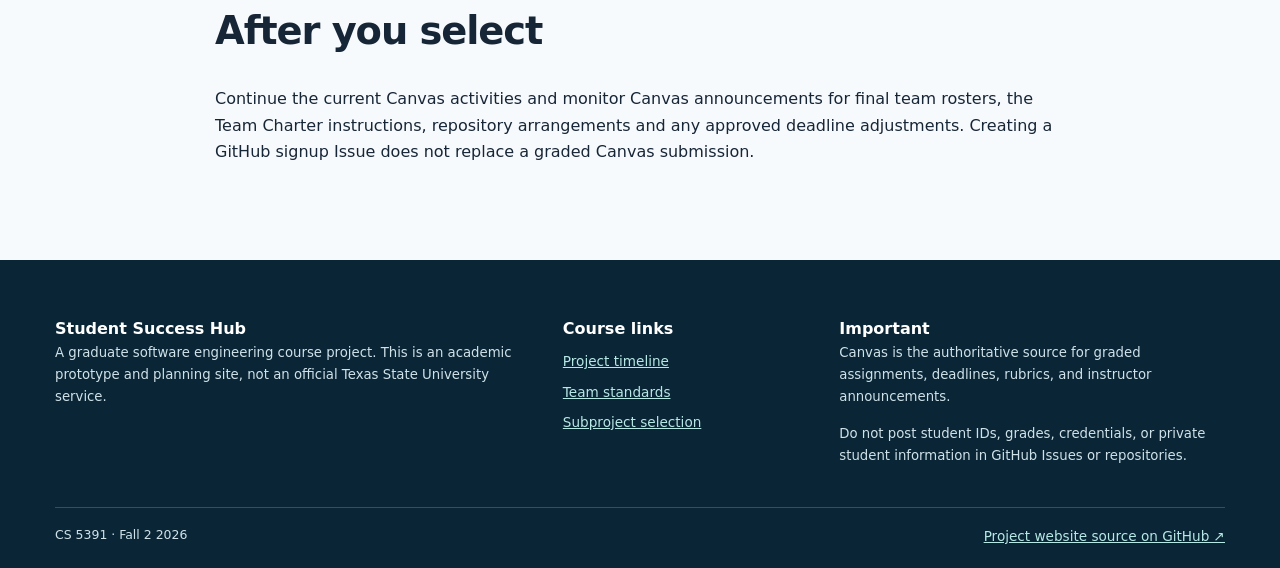
<file: signup.html>
<!doctype html>
<html lang="en">
<head>
  <meta charset="utf-8">
  <meta name="viewport" content="width=device-width,initial-scale=1">
  <meta name="color-scheme" content="light">
  <meta name="description" content="Student project preference submission via a public GitHub Issue form.">
  <title>Choose your subproject | CS 5391 Student Success Hub</title>
  <link rel="stylesheet" href="assets/css/styles.css">
  <script src="assets/js/site.js" defer></script>
</head>
<body>
<a class="skip-link" href="#main">Skip to main content</a>
<div class="institution-bar"><div class="container bar-inner"><span>CS 5391 · Survey of Software Engineering</span><span>Fall 2, 2026 · Texas State University</span></div></div>
<header class="site-header">
  <div class="container header-inner">
    <a class="brand" href="index.html" aria-label="Student Success Hub, home"><span class="brand-mark" aria-hidden="true">S<span>+</span></span><span>Student Success Hub<small>One project. Three teams.</small></span></a>
    <button class="menu-button" type="button" aria-expanded="false" aria-controls="site-navigation">Menu <span aria-hidden="true">☰</span></button>
    <nav id="site-navigation" class="site-nav" aria-label="Main navigation"><a href="index.html">Overview</a><a href="subprojects/index.html">Subprojects</a><a href="timeline.html">Milestones</a><a href="collaboration.html">How teams work</a><a href="portfolio.html">Your portfolio</a><a href="signup.html" aria-current="page">Select a team</a></nav>
  </div>
</header>
<main id="main">
<section class="page-hero"><div class="container narrow"><span class="kicker">One selection · One team · Full term</span><h1>Choose your subproject.</h1><p class="lead">The deadline is <strong>Monday, October 19, 2026 at 11:59 p.m. Central Daylight Time</strong>. Once teams are confirmed, your selection determines which subproject you will work on through the end of CS 5391.</p><div class="deadline-chip">Deadline: Mon Oct 19 · 11:59 p.m. CT <span data-countdown></span></div></div></section>
<section class="section"><div class="container split"><div><h2>How to sign up</h2><ol class="steps"><li><strong>Review the project pages.</strong> Compare scope, required features, roles and interactions with other teams.</li><li><strong>Sign in to GitHub.</strong> You need a free account to create a signup issue.</li><li><strong>Open the subproject selection form.</strong> Choose exactly one team and briefly explain your interest. Use your GitHub username only.</li><li><strong>Submit by the deadline.</strong> Your GitHub Issue will display a creation timestamp. The instructor will review submissions and confirm team membership after the deadline.</li><li><strong>Remain with your team.</strong> Team changes after confirmation require instructor approval. Separate Canvas assignment instructions still apply.</li></ol>
<div class="signup-actions" data-signup-actions><a href="https://github.com/jessie-walker-cs/cs5391-student-success-hub/issues/new?template=project-signup.yml" class="button primary" target="_blank" rel="noopener noreferrer">Open GitHub signup form ↗</a><p class="small muted">GitHub Issues are public. Do not provide your student ID, personal email, phone number, grades, or private information. The form opens only after the repository and Issues feature are enabled.</p></div>
<div class="note"><h3>Need a private or accessible alternative?</h3><p>Send your one-team selection directly to Dr. Walker through the <strong>Canvas Inbox</strong> by the same deadline. Do not post personal information publicly to explain why you need this option. Canvas is the official course communication system.</p></div></div>
<aside class="note"><h2>Available teams</h2><div class="mini-team"><span>Team 1</span><a href="subprojects/resource-navigator.html">Student Resource Navigator →</a></div><div class="mini-team"><span>Team 2</span><a href="subprojects/academic-planner.html">Academic Planner →</a></div><div class="mini-team"><span>Team 3</span><a href="subprojects/support-navigator.html">Student Support Navigator →</a></div><h3>What to include</h3><ul><li>GitHub username</li><li>One team choice</li><li>Short interest statement</li><li>Relevant skills you hope to develop (optional)</li></ul><p class="small">Submissions reflect project preferences. The instructor will confirm final team membership; if enrollment is uneven, work will be scoped appropriately.</p></aside></div></section>
<section class="section soft"><div class="container narrow"><h2>After you select</h2><p>Continue the current Canvas activities and monitor Canvas announcements for final team rosters, the Team Charter instructions, repository arrangements and any approved deadline adjustments. Creating a GitHub signup Issue does not replace a graded Canvas submission.</p></div></section>
</main>
<footer class="site-footer"><div class="container footer-grid"><div><strong>Student Success Hub</strong><p>A graduate software engineering course project. This is an academic prototype and planning site, not an official Texas State University service.</p></div><div><strong>Course links</strong><a href="timeline.html">Project timeline</a><a href="collaboration.html">Team standards</a><a href="signup.html">Subproject selection</a></div><div><strong>Important</strong><p>Canvas is the authoritative source for graded assignments, deadlines, rubrics, and instructor announcements.</p><p>Do not post student IDs, grades, credentials, or private student information in GitHub Issues or repositories.</p></div></div><div class="container footer-bottom"><span>CS 5391 · Fall 2 2026</span><a href="https://github.com/jessie-walker-cs/cs5391-student-success-hub">Project website source on GitHub ↗</a></div></footer>
</body></html>
</file>
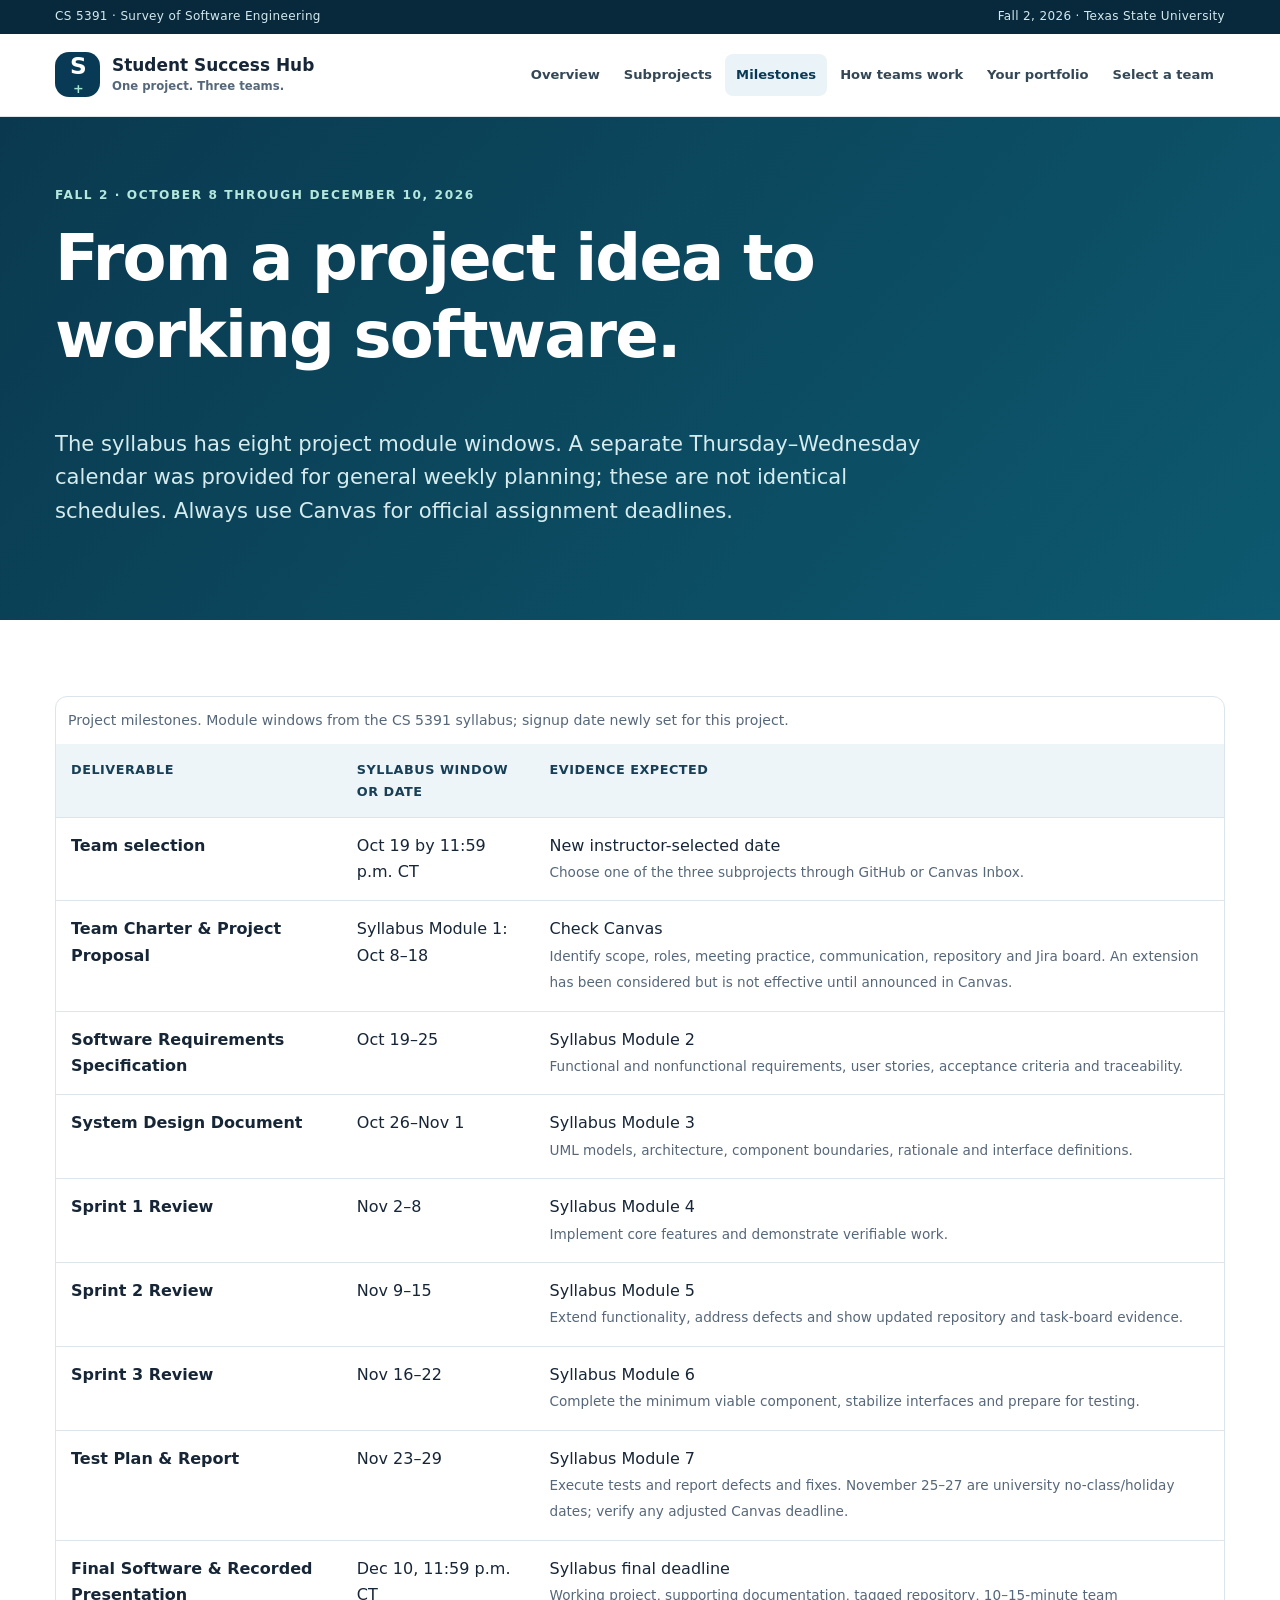
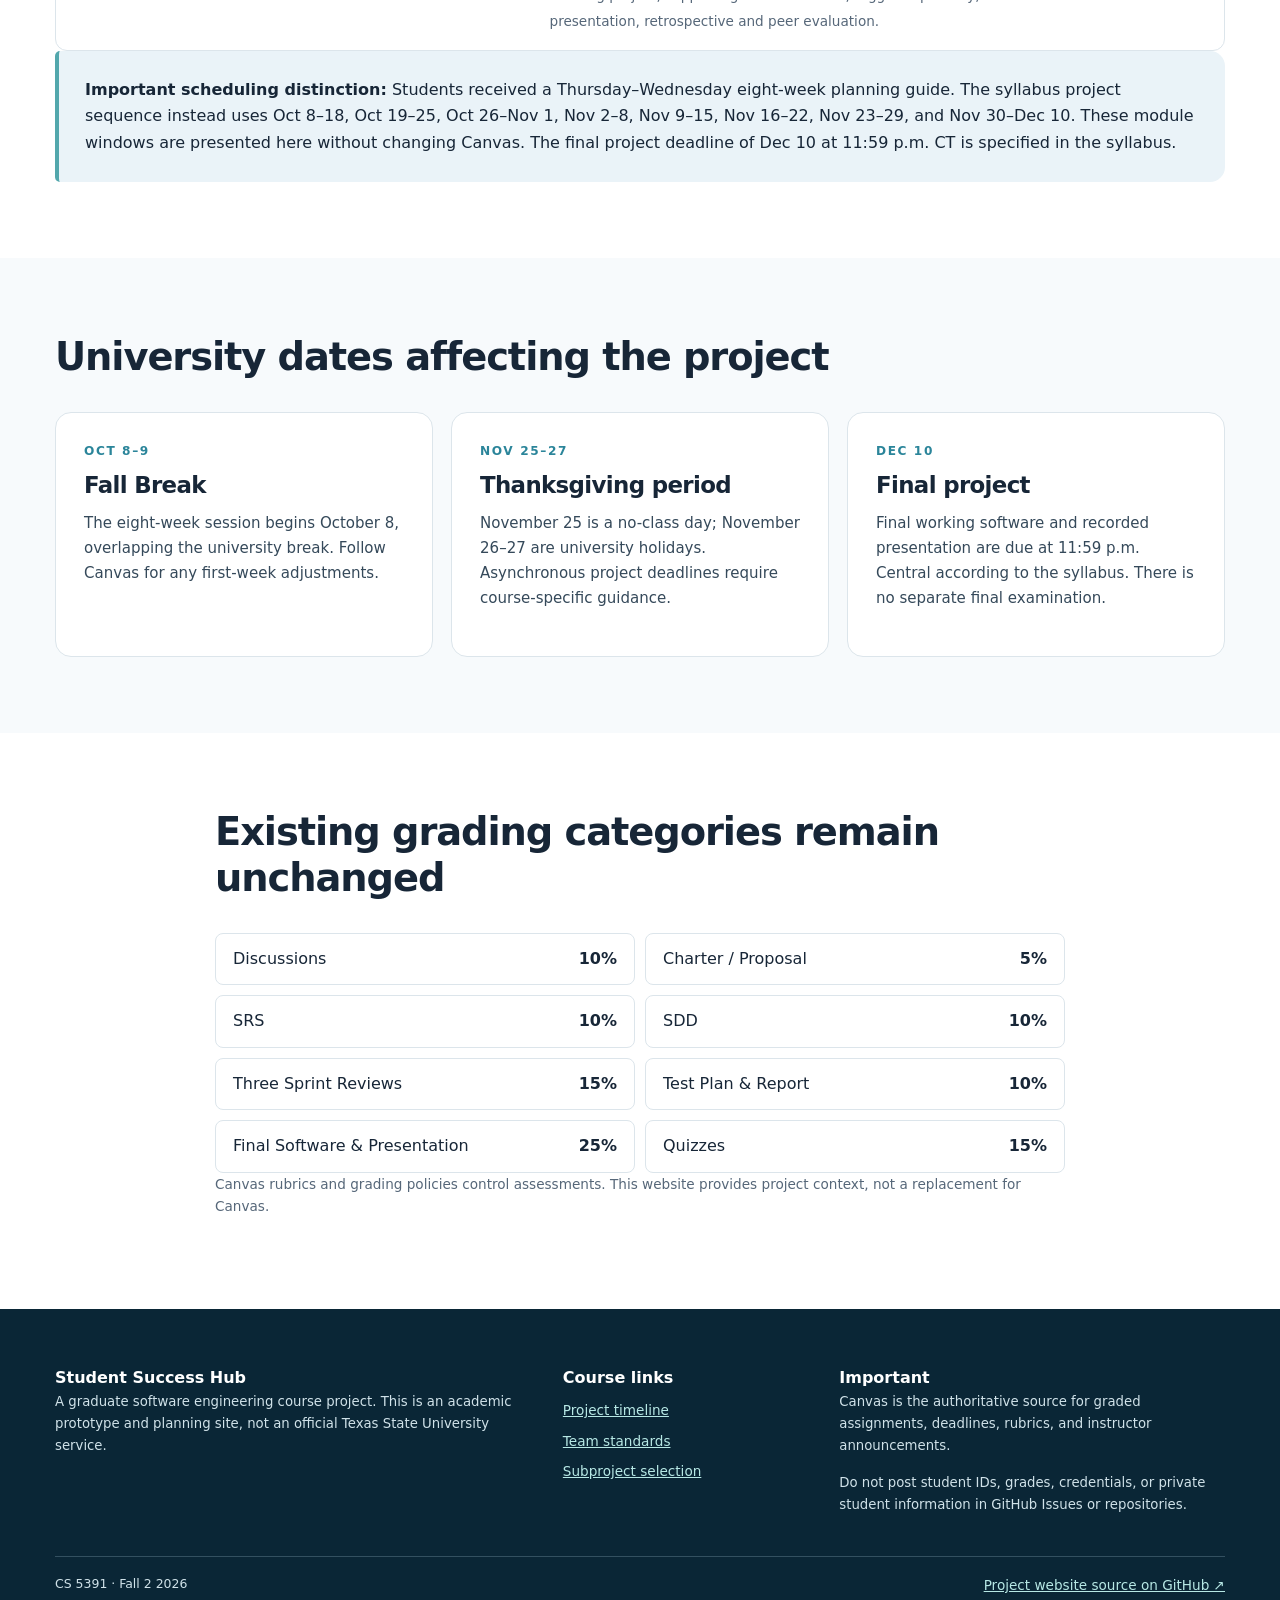
<file: timeline.html>
<!doctype html>
<html lang="en">
<head>
  <meta charset="utf-8">
  <meta name="viewport" content="width=device-width,initial-scale=1">
  <meta name="color-scheme" content="light">
  <meta name="description" content="Project milestones tied to the CS 5391 syllabus and Canvas.">
  <title>Project milestones and dates | CS 5391 Student Success Hub</title>
  <link rel="stylesheet" href="assets/css/styles.css">
  <script src="assets/js/site.js" defer></script>
</head>
<body>
<a class="skip-link" href="#main">Skip to main content</a>
<div class="institution-bar"><div class="container bar-inner"><span>CS 5391 · Survey of Software Engineering</span><span>Fall 2, 2026 · Texas State University</span></div></div>
<header class="site-header">
  <div class="container header-inner">
    <a class="brand" href="index.html" aria-label="Student Success Hub, home"><span class="brand-mark" aria-hidden="true">S<span>+</span></span><span>Student Success Hub<small>One project. Three teams.</small></span></a>
    <button class="menu-button" type="button" aria-expanded="false" aria-controls="site-navigation">Menu <span aria-hidden="true">☰</span></button>
    <nav id="site-navigation" class="site-nav" aria-label="Main navigation"><a href="index.html">Overview</a><a href="subprojects/index.html">Subprojects</a><a href="timeline.html" aria-current="page">Milestones</a><a href="collaboration.html">How teams work</a><a href="portfolio.html">Your portfolio</a><a href="signup.html">Select a team</a></nav>
  </div>
</header>
<main id="main">
<section class="page-hero"><div class="container"><span class="kicker">Fall 2 · October 8 through December 10, 2026</span><h1>From a project idea to working software.</h1><p class="lead">The syllabus has eight project module windows. A separate Thursday–Wednesday calendar was provided for general weekly planning; these are not identical schedules. Always use Canvas for official assignment deadlines.</p></div></section>
<section class="section"><div class="container"><div class="table-wrap"><table><caption>Project milestones. Module windows from the CS 5391 syllabus; signup date newly set for this project.</caption><thead><tr><th scope="col">Deliverable</th><th scope="col">Syllabus window or date</th><th scope="col">Evidence expected</th></tr></thead><tbody><tr><th scope="row">Team selection</th><td>Oct 19 by 11:59 p.m. CT</td><td>New instructor-selected date<br><span class="muted small">Choose one of the three subprojects through GitHub or Canvas Inbox.</span></td></tr><tr><th scope="row">Team Charter &amp; Project Proposal</th><td>Syllabus Module 1: Oct 8–18</td><td>Check Canvas<br><span class="muted small">Identify scope, roles, meeting practice, communication, repository and Jira board. An extension has been considered but is not effective until announced in Canvas.</span></td></tr><tr><th scope="row">Software Requirements Specification</th><td>Oct 19–25</td><td>Syllabus Module 2<br><span class="muted small">Functional and nonfunctional requirements, user stories, acceptance criteria and traceability.</span></td></tr><tr><th scope="row">System Design Document</th><td>Oct 26–Nov 1</td><td>Syllabus Module 3<br><span class="muted small">UML models, architecture, component boundaries, rationale and interface definitions.</span></td></tr><tr><th scope="row">Sprint 1 Review</th><td>Nov 2–8</td><td>Syllabus Module 4<br><span class="muted small">Implement core features and demonstrate verifiable work.</span></td></tr><tr><th scope="row">Sprint 2 Review</th><td>Nov 9–15</td><td>Syllabus Module 5<br><span class="muted small">Extend functionality, address defects and show updated repository and task-board evidence.</span></td></tr><tr><th scope="row">Sprint 3 Review</th><td>Nov 16–22</td><td>Syllabus Module 6<br><span class="muted small">Complete the minimum viable component, stabilize interfaces and prepare for testing.</span></td></tr><tr><th scope="row">Test Plan &amp; Report</th><td>Nov 23–29</td><td>Syllabus Module 7<br><span class="muted small">Execute tests and report defects and fixes. November 25–27 are university no-class/holiday dates; verify any adjusted Canvas deadline.</span></td></tr><tr><th scope="row">Final Software &amp; Recorded Presentation</th><td>Dec 10, 11:59 p.m. CT</td><td>Syllabus final deadline<br><span class="muted small">Working project, supporting documentation, tagged repository, 10–15-minute team presentation, retrospective and peer evaluation.</span></td></tr></tbody></table></div><div class="note"><strong>Important scheduling distinction:</strong> Students received a Thursday–Wednesday eight-week planning guide. The syllabus project sequence instead uses Oct 8–18, Oct 19–25, Oct 26–Nov 1, Nov 2–8, Nov 9–15, Nov 16–22, Nov 23–29, and Nov 30–Dec 10. These module windows are presented here without changing Canvas. The final project deadline of Dec 10 at 11:59 p.m. CT is specified in the syllabus.</div></div></section>
<section class="section soft"><div class="container"><h2>University dates affecting the project</h2><div class="cards three"><div class="feature-card plain"><span class="eyebrow">Oct 8–9</span><h3>Fall Break</h3><p>The eight-week session begins October 8, overlapping the university break. Follow Canvas for any first-week adjustments.</p></div><div class="feature-card plain"><span class="eyebrow">Nov 25–27</span><h3>Thanksgiving period</h3><p>November 25 is a no-class day; November 26–27 are university holidays. Asynchronous project deadlines require course-specific guidance.</p></div><div class="feature-card plain"><span class="eyebrow">Dec 10</span><h3>Final project</h3><p>Final working software and recorded presentation are due at 11:59 p.m. Central according to the syllabus. There is no separate final examination.</p></div></div></div></section>
<section class="section"><div class="container narrow"><h2>Existing grading categories remain unchanged</h2><div class="grade-grid"><div><span>Discussions</span><strong>10%</strong></div><div><span>Charter / Proposal</span><strong>5%</strong></div><div><span>SRS</span><strong>10%</strong></div><div><span>SDD</span><strong>10%</strong></div><div><span>Three Sprint Reviews</span><strong>15%</strong></div><div><span>Test Plan &amp; Report</span><strong>10%</strong></div><div><span>Final Software &amp; Presentation</span><strong>25%</strong></div><div><span>Quizzes</span><strong>15%</strong></div></div><p class="muted small">Canvas rubrics and grading policies control assessments. This website provides project context, not a replacement for Canvas.</p></div></section>
</main>
<footer class="site-footer"><div class="container footer-grid"><div><strong>Student Success Hub</strong><p>A graduate software engineering course project. This is an academic prototype and planning site, not an official Texas State University service.</p></div><div><strong>Course links</strong><a href="timeline.html">Project timeline</a><a href="collaboration.html">Team standards</a><a href="signup.html">Subproject selection</a></div><div><strong>Important</strong><p>Canvas is the authoritative source for graded assignments, deadlines, rubrics, and instructor announcements.</p><p>Do not post student IDs, grades, credentials, or private student information in GitHub Issues or repositories.</p></div></div><div class="container footer-bottom"><span>CS 5391 · Fall 2 2026</span><a href="https://github.com/jessie-walker-cs/cs5391-student-success-hub">Project website source on GitHub ↗</a></div></footer>
</body></html>
</file>
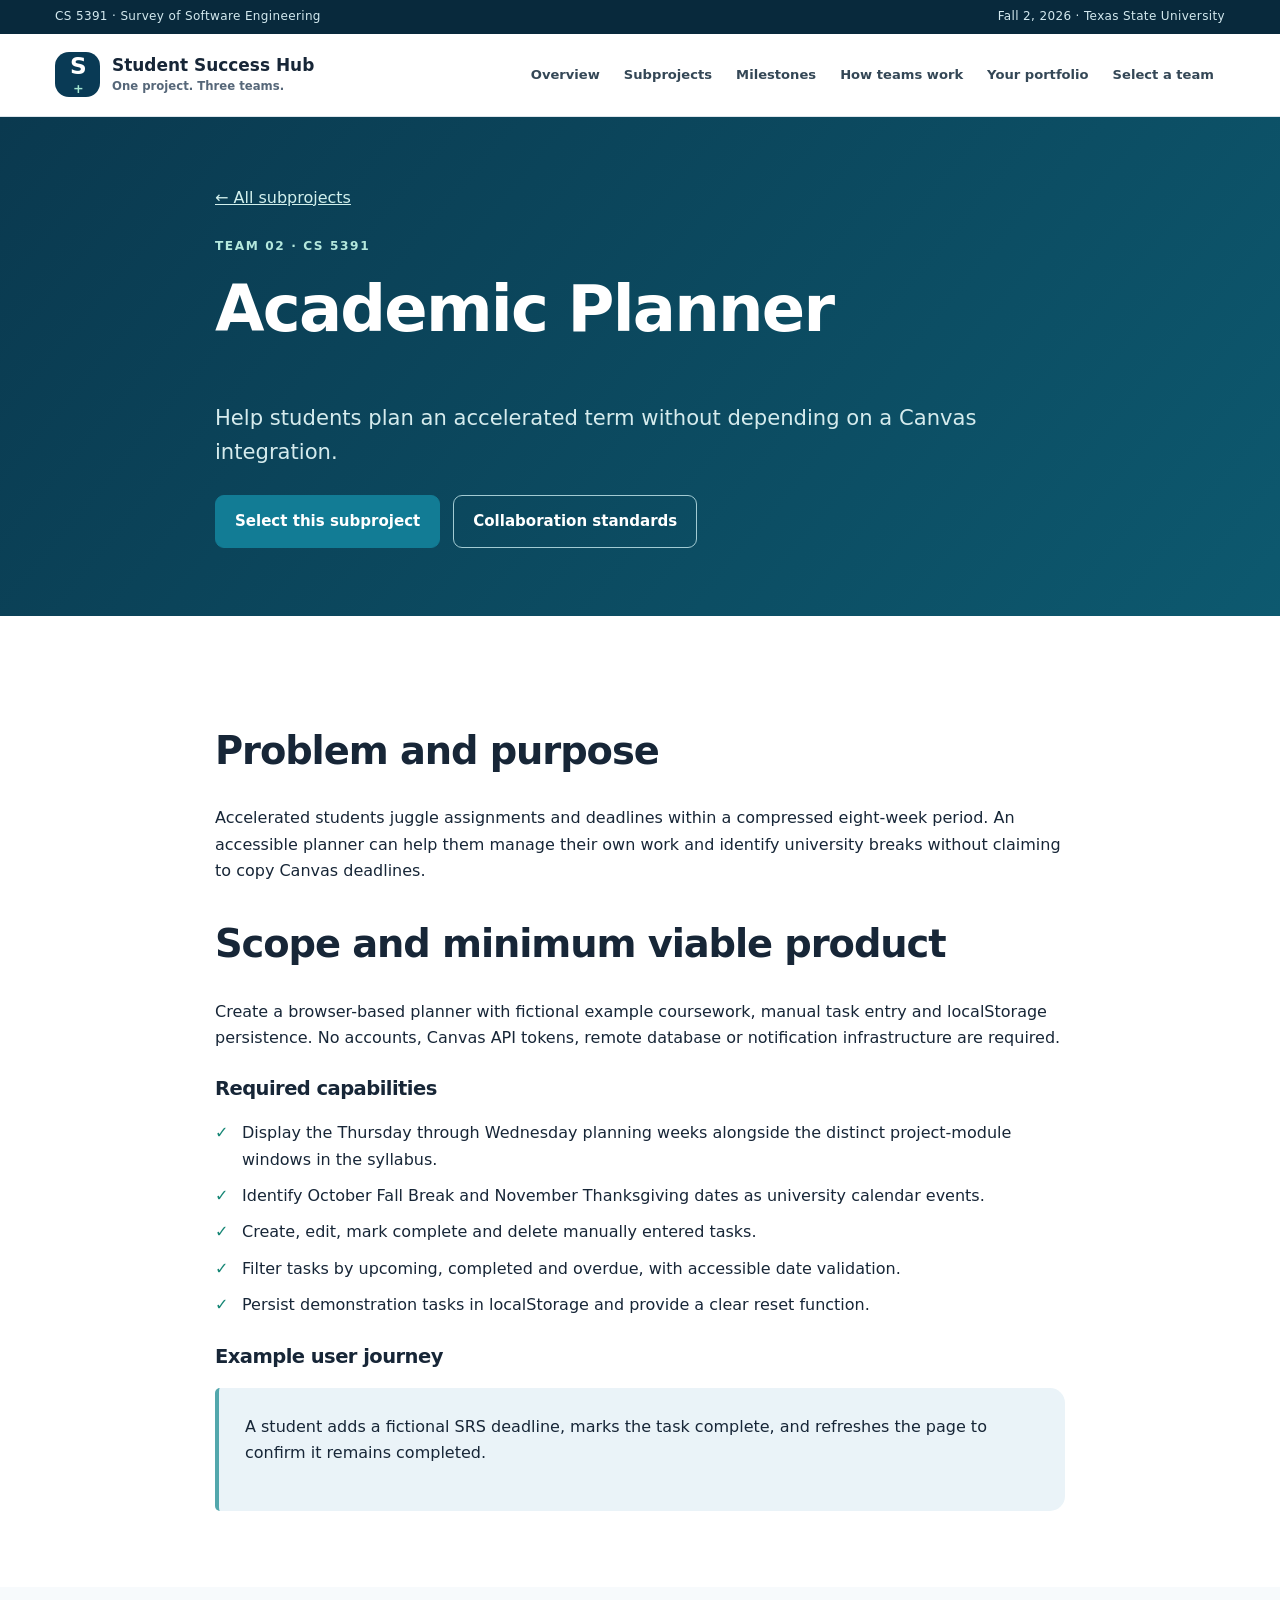
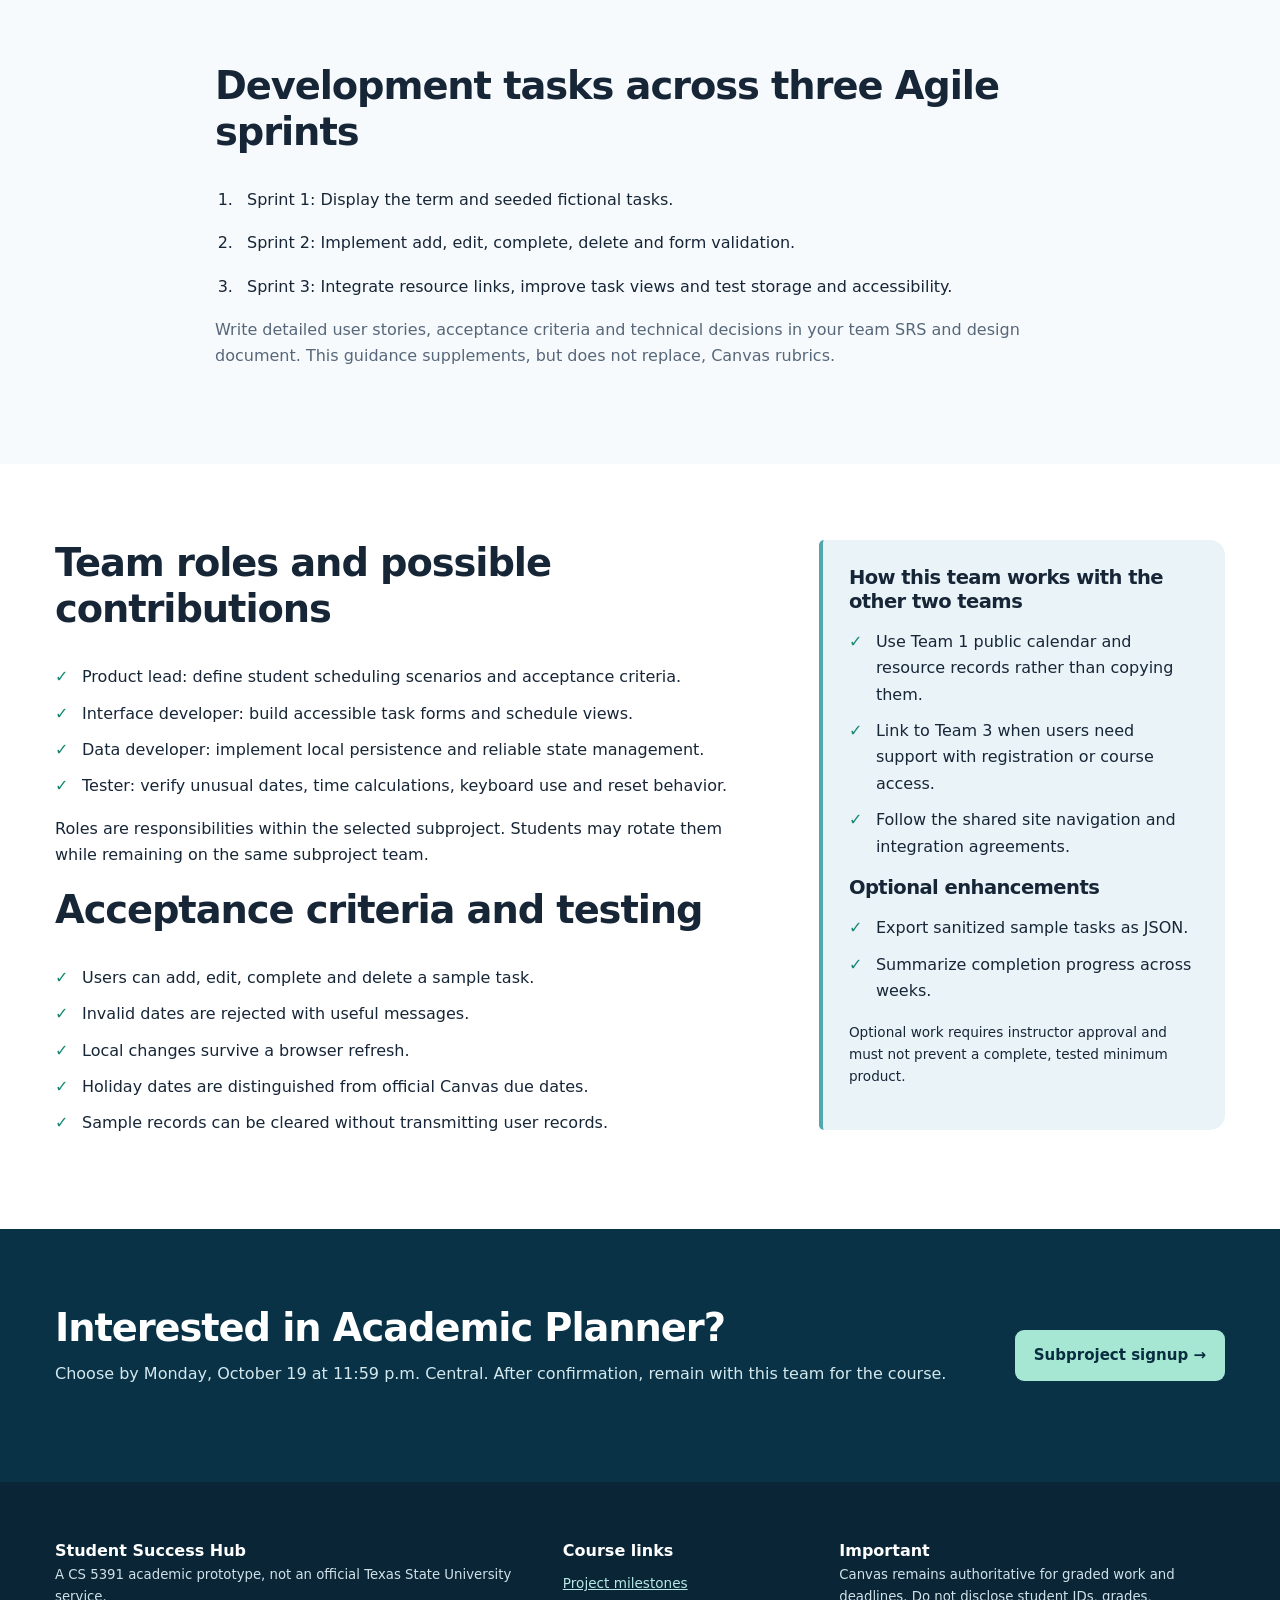
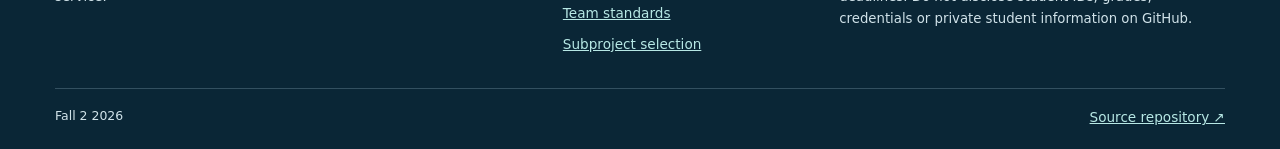
<file: subprojects/academic-planner.html>
<!doctype html><html lang="en"><head><meta charset="utf-8"><meta name="viewport" content="width=device-width,initial-scale=1"><meta name="description" content="CS 5391 Student Success Hub software engineering project"><title>Academic Planner | CS 5391 Student Success Hub</title><link rel="stylesheet" href="../assets/css/styles.css"><script defer src="../assets/js/site.js"></script></head><body><a class="skip-link" href="#main">Skip to main content</a><div class="institution-bar"><div class="container bar-inner"><span>CS 5391 · Survey of Software Engineering</span><span>Fall 2, 2026 · Texas State University</span></div></div><header class="site-header"><div class="container header-inner"><a class="brand" href="../index.html"><span class="brand-mark">S<span>+</span></span><span>Student Success Hub<small>One project. Three teams.</small></span></a><button class="menu-button" aria-expanded="false" aria-controls="site-navigation" type="button">Menu ☰</button><nav class="site-nav" id="site-navigation" aria-label="Main navigation"><a href="../index.html">Overview</a><a href="index.html">Subprojects</a><a href="../timeline.html">Milestones</a><a href="../collaboration.html">How teams work</a><a href="../portfolio.html">Your portfolio</a><a href="../signup.html">Select a team</a></nav></div></header><main id="main"><section class="page-hero"><div class="container narrow"><a class="breadcrumb" href="index.html">← All subprojects</a><span class="kicker">Team 02 · CS 5391</span><h1>Academic Planner</h1><p class="lead">Help students plan an accelerated term without depending on a Canvas integration.</p><div class="actions"><a class="button primary" href="../signup.html">Select this subproject</a><a class="button secondary" href="../collaboration.html">Collaboration standards</a></div></div></section>
<section class="section"><div class="container prose"><h2>Problem and purpose</h2><p>Accelerated students juggle assignments and deadlines within a compressed eight-week period. An accessible planner can help them manage their own work and identify university breaks without claiming to copy Canvas deadlines.</p><h2>Scope and minimum viable product</h2><p>Create a browser-based planner with fictional example coursework, manual task entry and localStorage persistence. No accounts, Canvas API tokens, remote database or notification infrastructure are required.</p><h3>Required capabilities</h3><ul class="checklist"><li>Display the Thursday through Wednesday planning weeks alongside the distinct project-module windows in the syllabus.</li><li>Identify October Fall Break and November Thanksgiving dates as university calendar events.</li><li>Create, edit, mark complete and delete manually entered tasks.</li><li>Filter tasks by upcoming, completed and overdue, with accessible date validation.</li><li>Persist demonstration tasks in localStorage and provide a clear reset function.</li></ul><h3>Example user journey</h3><div class="note"><p>A student adds a fictional SRS deadline, marks the task complete, and refreshes the page to confirm it remains completed.</p></div></div></section>
<section class="section soft"><div class="container narrow"><h2>Development tasks across three Agile sprints</h2><ol class="steps"><li>Sprint 1: Display the term and seeded fictional tasks.</li><li>Sprint 2: Implement add, edit, complete, delete and form validation.</li><li>Sprint 3: Integrate resource links, improve task views and test storage and accessibility.</li></ol><p class="muted">Write detailed user stories, acceptance criteria and technical decisions in your team SRS and design document. This guidance supplements, but does not replace, Canvas rubrics.</p></div></section>
<section class="section"><div class="container split"><div><h2>Team roles and possible contributions</h2><ul class="checklist"><li>Product lead: define student scheduling scenarios and acceptance criteria.</li><li>Interface developer: build accessible task forms and schedule views.</li><li>Data developer: implement local persistence and reliable state management.</li><li>Tester: verify unusual dates, time calculations, keyboard use and reset behavior.</li></ul><p>Roles are responsibilities within the selected subproject. Students may rotate them while remaining on the same subproject team.</p><h2>Acceptance criteria and testing</h2><ul class="checklist"><li>Users can add, edit, complete and delete a sample task.</li><li>Invalid dates are rejected with useful messages.</li><li>Local changes survive a browser refresh.</li><li>Holiday dates are distinguished from official Canvas due dates.</li><li>Sample records can be cleared without transmitting user records.</li></ul></div><aside class="note"><h3>How this team works with the other two teams</h3><ul class="checklist"><li>Use Team 1 public calendar and resource records rather than copying them.</li><li>Link to Team 3 when users need support with registration or course access.</li><li>Follow the shared site navigation and integration agreements.</li></ul><h3>Optional enhancements</h3><ul class="checklist"><li>Export sanitized sample tasks as JSON.</li><li>Summarize completion progress across weeks.</li></ul><p class="small">Optional work requires instructor approval and must not prevent a complete, tested minimum product.</p></aside></div></section>
<section class="section dark"><div class="container cta-grid"><div><h2>Interested in Academic Planner?</h2><p>Choose by Monday, October 19 at 11:59 p.m. Central. After confirmation, remain with this team for the course.</p></div><a class="button bright" href="../signup.html">Subproject signup →</a></div></section></main><footer class="site-footer"><div class="container footer-grid"><div><strong>Student Success Hub</strong><p>A CS 5391 academic prototype, not an official Texas State University service.</p></div><div><strong>Course links</strong><a href="../timeline.html">Project milestones</a><a href="../collaboration.html">Team standards</a><a href="../signup.html">Subproject selection</a></div><div><strong>Important</strong><p>Canvas remains authoritative for graded work and deadlines. Do not disclose student IDs, grades, credentials or private student information on GitHub.</p></div></div><div class="container footer-bottom"><span>Fall 2 2026</span><a href="https://github.com/jessie-walker-cs/cs5391-student-success-hub">Source repository ↗</a></div></footer></body></html>
</file>
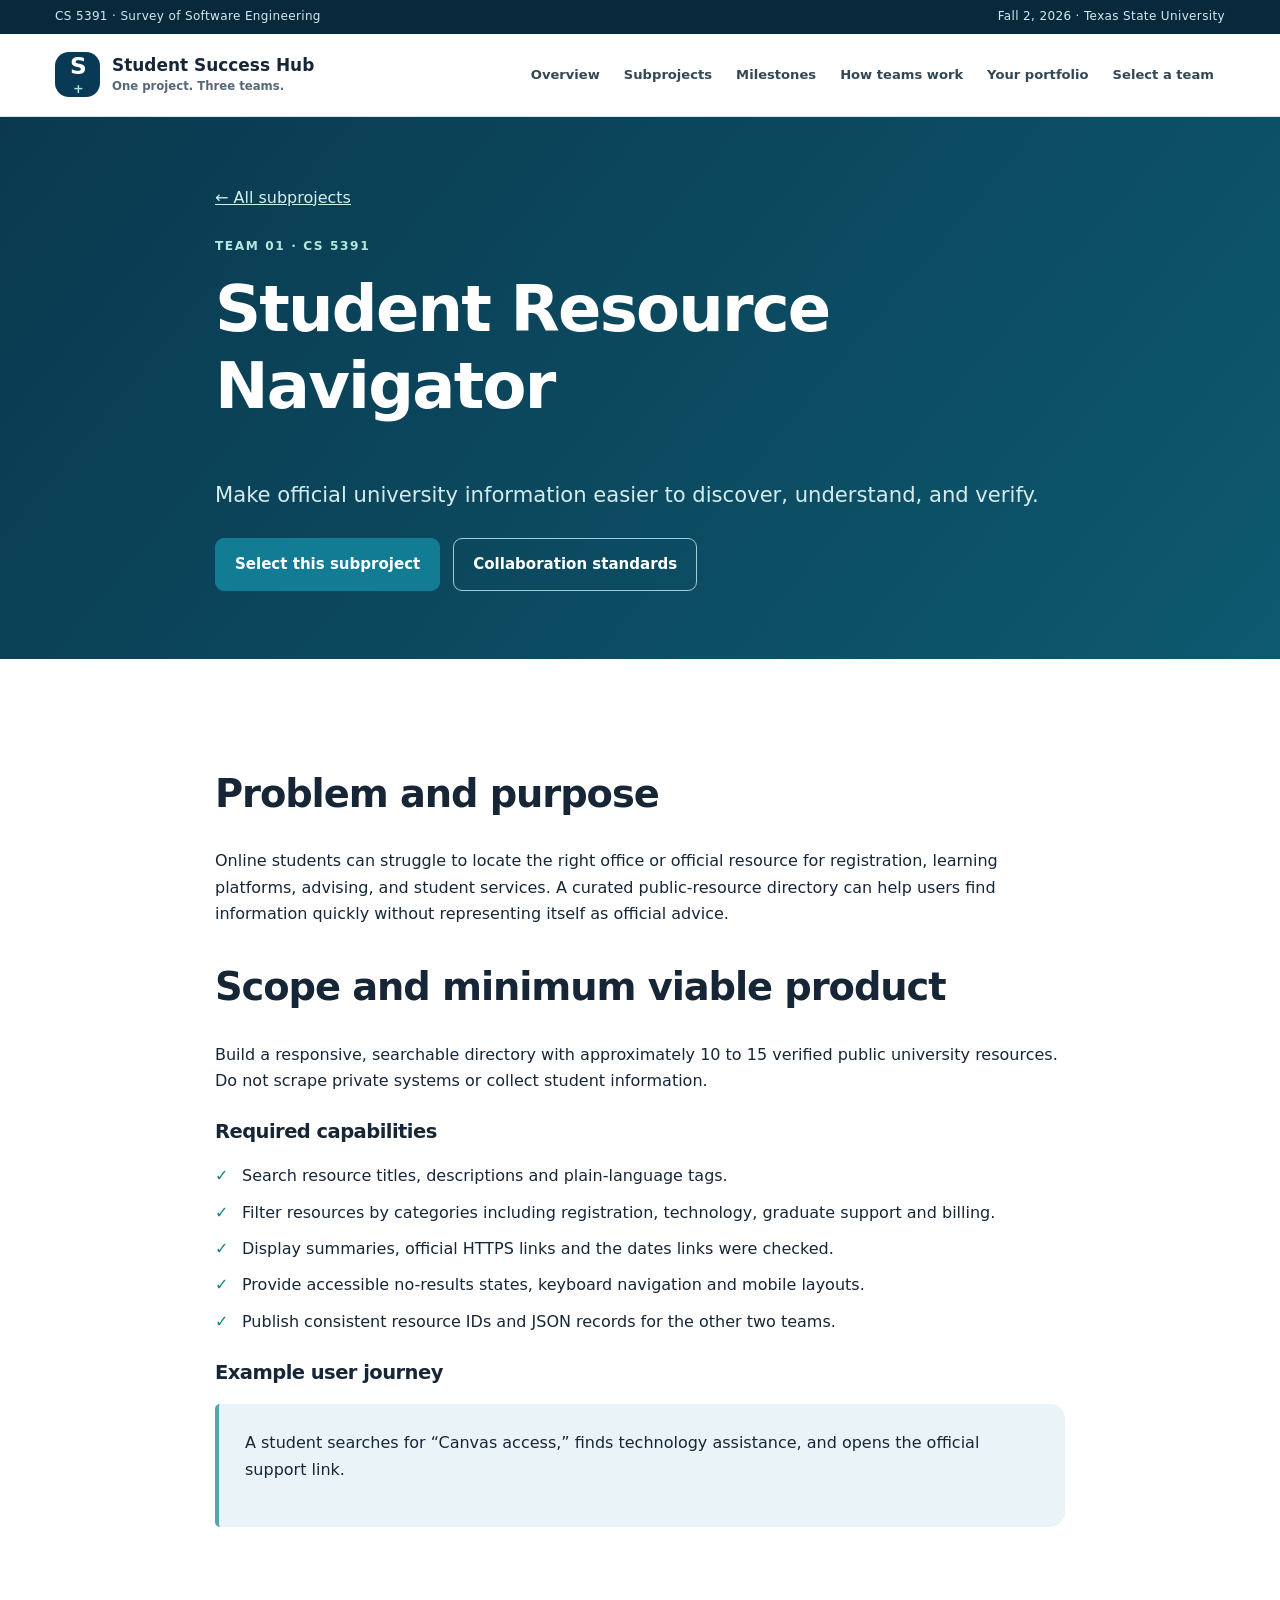
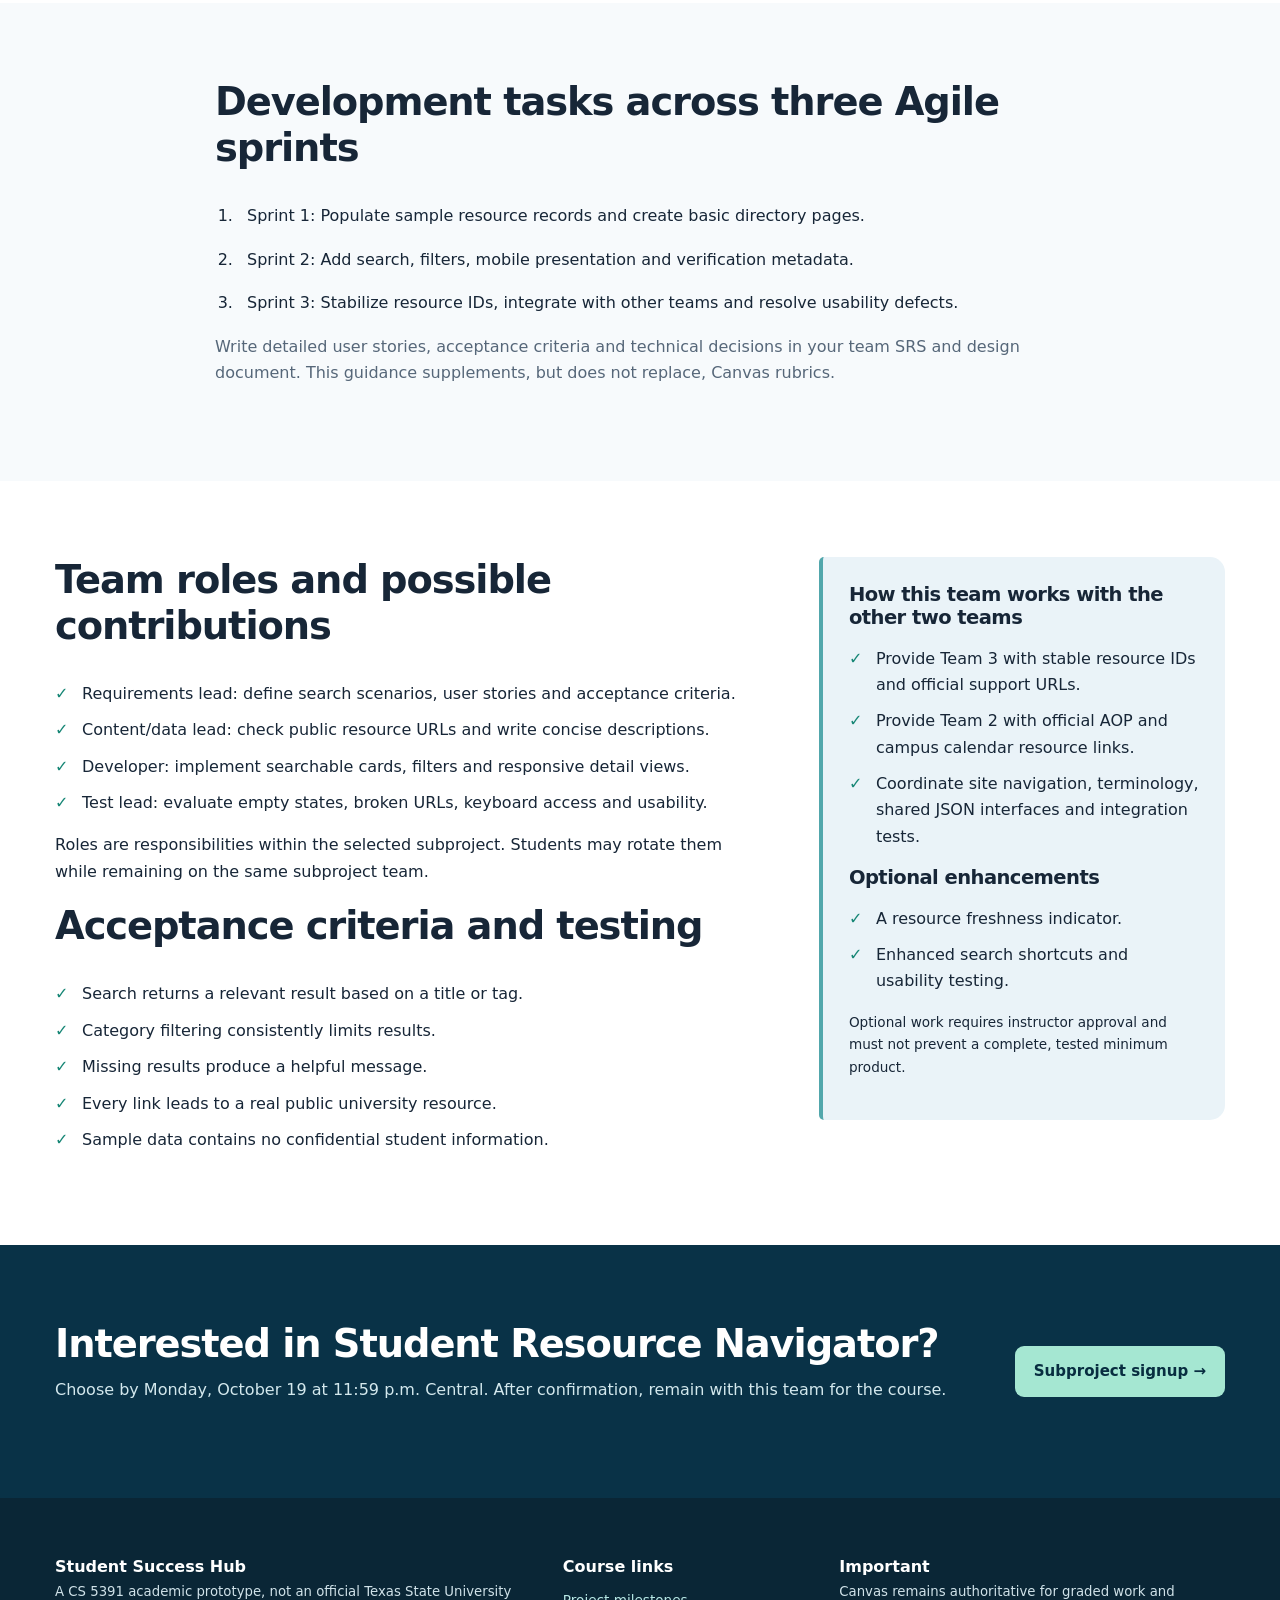
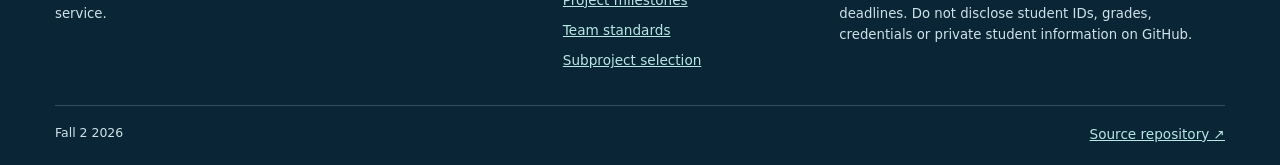
<file: subprojects/resource-navigator.html>
<!doctype html><html lang="en"><head><meta charset="utf-8"><meta name="viewport" content="width=device-width,initial-scale=1"><meta name="description" content="CS 5391 Student Success Hub software engineering project"><title>Student Resource Navigator | CS 5391 Student Success Hub</title><link rel="stylesheet" href="../assets/css/styles.css"><script defer src="../assets/js/site.js"></script></head><body><a class="skip-link" href="#main">Skip to main content</a><div class="institution-bar"><div class="container bar-inner"><span>CS 5391 · Survey of Software Engineering</span><span>Fall 2, 2026 · Texas State University</span></div></div><header class="site-header"><div class="container header-inner"><a class="brand" href="../index.html"><span class="brand-mark">S<span>+</span></span><span>Student Success Hub<small>One project. Three teams.</small></span></a><button class="menu-button" aria-expanded="false" aria-controls="site-navigation" type="button">Menu ☰</button><nav class="site-nav" id="site-navigation" aria-label="Main navigation"><a href="../index.html">Overview</a><a href="index.html">Subprojects</a><a href="../timeline.html">Milestones</a><a href="../collaboration.html">How teams work</a><a href="../portfolio.html">Your portfolio</a><a href="../signup.html">Select a team</a></nav></div></header><main id="main"><section class="page-hero"><div class="container narrow"><a class="breadcrumb" href="index.html">← All subprojects</a><span class="kicker">Team 01 · CS 5391</span><h1>Student Resource Navigator</h1><p class="lead">Make official university information easier to discover, understand, and verify.</p><div class="actions"><a class="button primary" href="../signup.html">Select this subproject</a><a class="button secondary" href="../collaboration.html">Collaboration standards</a></div></div></section>
<section class="section"><div class="container prose"><h2>Problem and purpose</h2><p>Online students can struggle to locate the right office or official resource for registration, learning platforms, advising, and student services. A curated public-resource directory can help users find information quickly without representing itself as official advice.</p><h2>Scope and minimum viable product</h2><p>Build a responsive, searchable directory with approximately 10 to 15 verified public university resources. Do not scrape private systems or collect student information.</p><h3>Required capabilities</h3><ul class="checklist"><li>Search resource titles, descriptions and plain-language tags.</li><li>Filter resources by categories including registration, technology, graduate support and billing.</li><li>Display summaries, official HTTPS links and the dates links were checked.</li><li>Provide accessible no-results states, keyboard navigation and mobile layouts.</li><li>Publish consistent resource IDs and JSON records for the other two teams.</li></ul><h3>Example user journey</h3><div class="note"><p>A student searches for “Canvas access,” finds technology assistance, and opens the official support link.</p></div></div></section>
<section class="section soft"><div class="container narrow"><h2>Development tasks across three Agile sprints</h2><ol class="steps"><li>Sprint 1: Populate sample resource records and create basic directory pages.</li><li>Sprint 2: Add search, filters, mobile presentation and verification metadata.</li><li>Sprint 3: Stabilize resource IDs, integrate with other teams and resolve usability defects.</li></ol><p class="muted">Write detailed user stories, acceptance criteria and technical decisions in your team SRS and design document. This guidance supplements, but does not replace, Canvas rubrics.</p></div></section>
<section class="section"><div class="container split"><div><h2>Team roles and possible contributions</h2><ul class="checklist"><li>Requirements lead: define search scenarios, user stories and acceptance criteria.</li><li>Content/data lead: check public resource URLs and write concise descriptions.</li><li>Developer: implement searchable cards, filters and responsive detail views.</li><li>Test lead: evaluate empty states, broken URLs, keyboard access and usability.</li></ul><p>Roles are responsibilities within the selected subproject. Students may rotate them while remaining on the same subproject team.</p><h2>Acceptance criteria and testing</h2><ul class="checklist"><li>Search returns a relevant result based on a title or tag.</li><li>Category filtering consistently limits results.</li><li>Missing results produce a helpful message.</li><li>Every link leads to a real public university resource.</li><li>Sample data contains no confidential student information.</li></ul></div><aside class="note"><h3>How this team works with the other two teams</h3><ul class="checklist"><li>Provide Team 3 with stable resource IDs and official support URLs.</li><li>Provide Team 2 with official AOP and campus calendar resource links.</li><li>Coordinate site navigation, terminology, shared JSON interfaces and integration tests.</li></ul><h3>Optional enhancements</h3><ul class="checklist"><li>A resource freshness indicator.</li><li>Enhanced search shortcuts and usability testing.</li></ul><p class="small">Optional work requires instructor approval and must not prevent a complete, tested minimum product.</p></aside></div></section>
<section class="section dark"><div class="container cta-grid"><div><h2>Interested in Student Resource Navigator?</h2><p>Choose by Monday, October 19 at 11:59 p.m. Central. After confirmation, remain with this team for the course.</p></div><a class="button bright" href="../signup.html">Subproject signup →</a></div></section></main><footer class="site-footer"><div class="container footer-grid"><div><strong>Student Success Hub</strong><p>A CS 5391 academic prototype, not an official Texas State University service.</p></div><div><strong>Course links</strong><a href="../timeline.html">Project milestones</a><a href="../collaboration.html">Team standards</a><a href="../signup.html">Subproject selection</a></div><div><strong>Important</strong><p>Canvas remains authoritative for graded work and deadlines. Do not disclose student IDs, grades, credentials or private student information on GitHub.</p></div></div><div class="container footer-bottom"><span>Fall 2 2026</span><a href="https://github.com/jessie-walker-cs/cs5391-student-success-hub">Source repository ↗</a></div></footer></body></html>
</file>
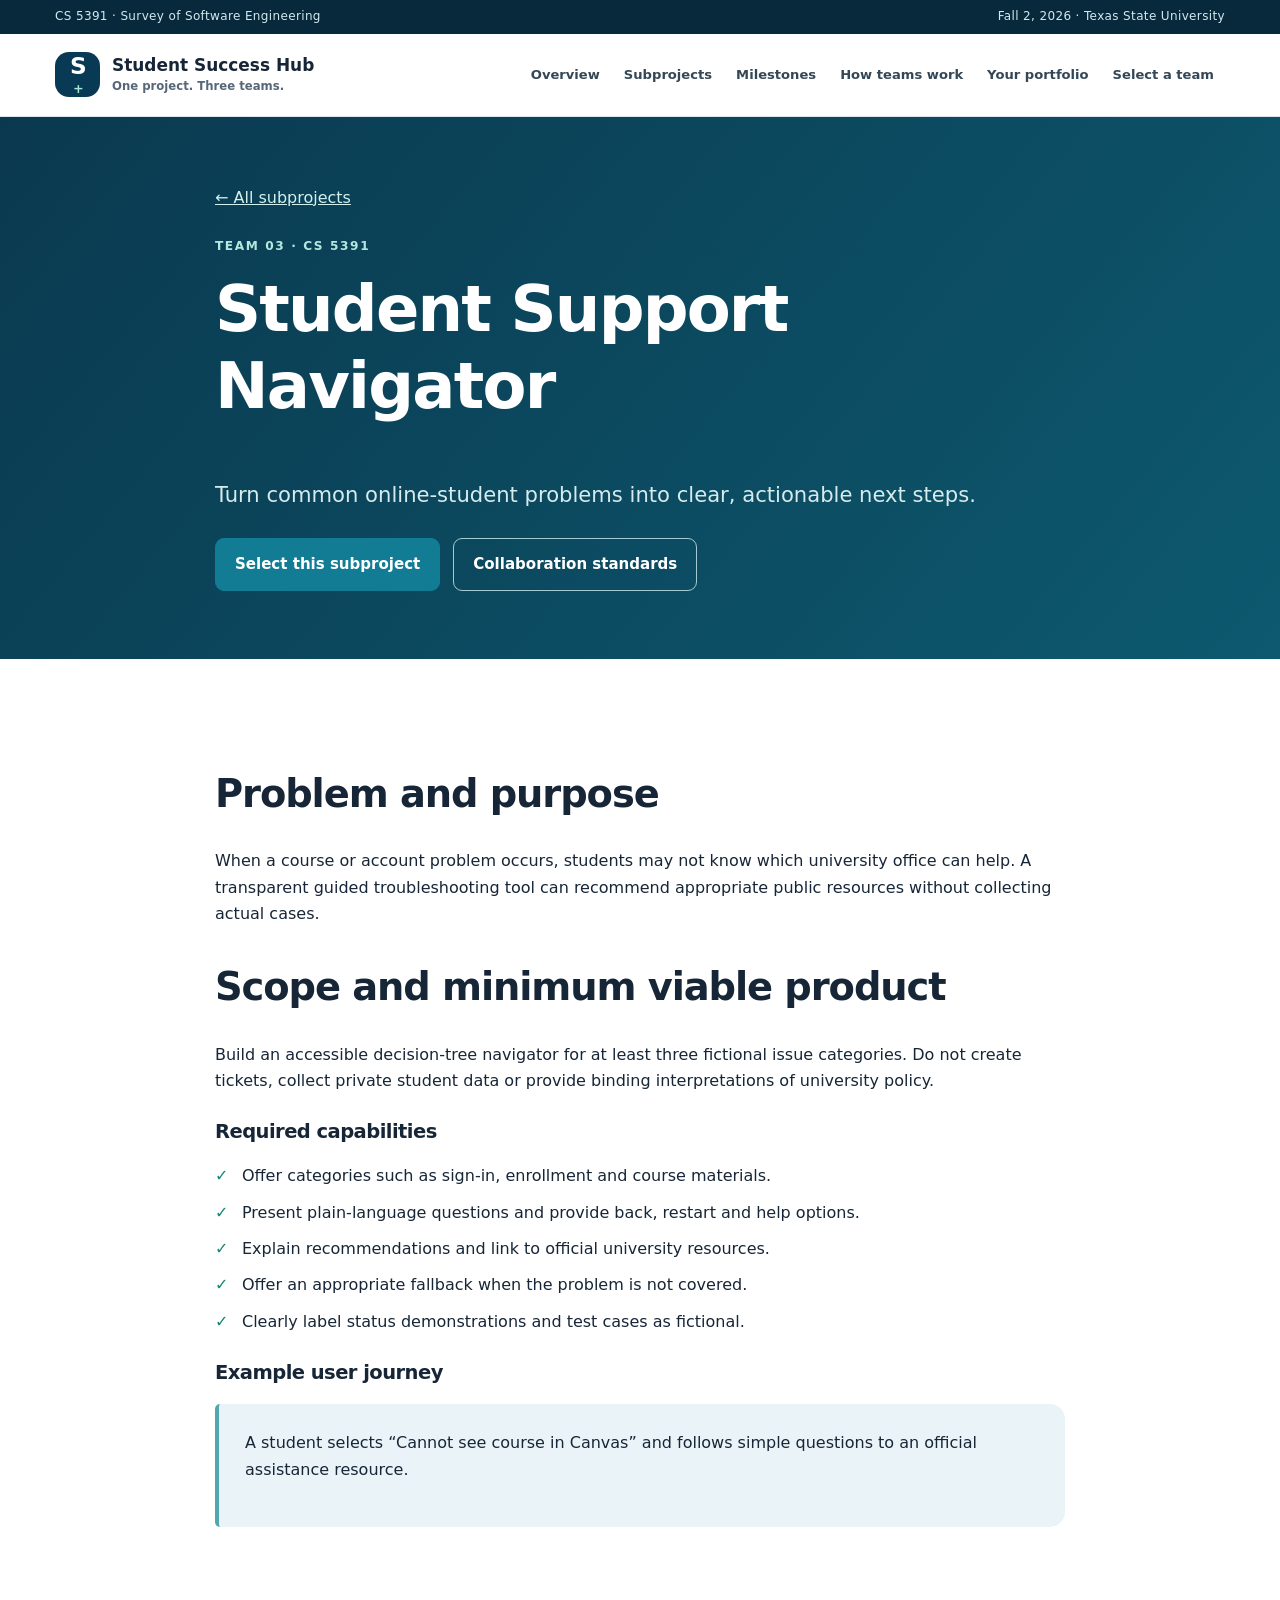
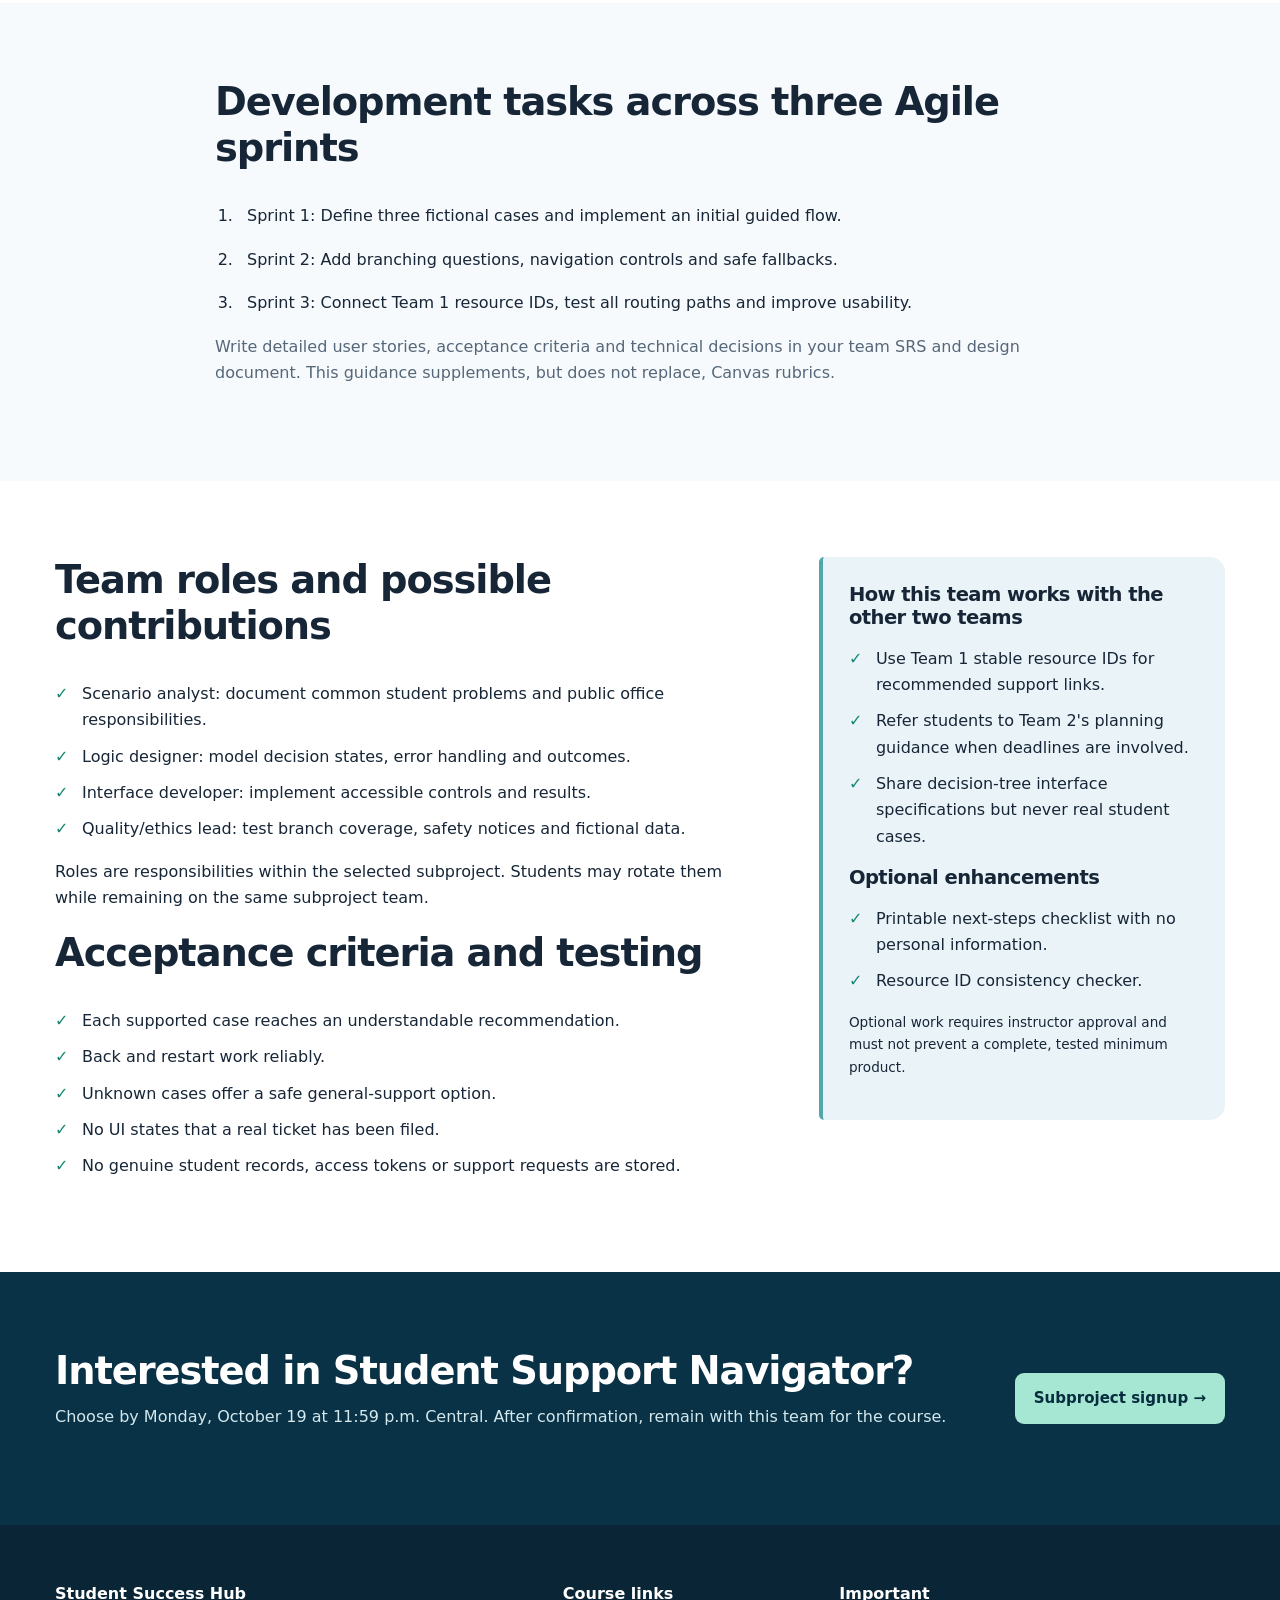
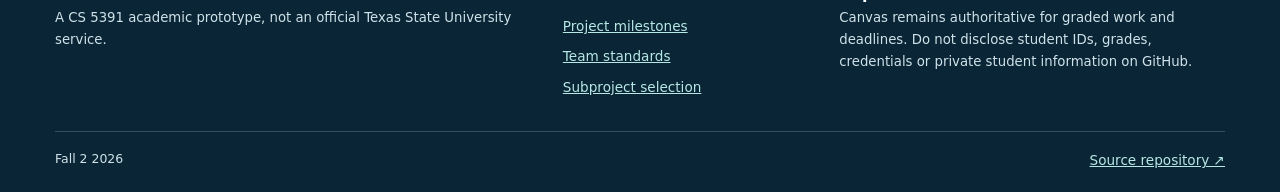
<file: subprojects/support-navigator.html>
<!doctype html><html lang="en"><head><meta charset="utf-8"><meta name="viewport" content="width=device-width,initial-scale=1"><meta name="description" content="CS 5391 Student Success Hub software engineering project"><title>Student Support Navigator | CS 5391 Student Success Hub</title><link rel="stylesheet" href="../assets/css/styles.css"><script defer src="../assets/js/site.js"></script></head><body><a class="skip-link" href="#main">Skip to main content</a><div class="institution-bar"><div class="container bar-inner"><span>CS 5391 · Survey of Software Engineering</span><span>Fall 2, 2026 · Texas State University</span></div></div><header class="site-header"><div class="container header-inner"><a class="brand" href="../index.html"><span class="brand-mark">S<span>+</span></span><span>Student Success Hub<small>One project. Three teams.</small></span></a><button class="menu-button" aria-expanded="false" aria-controls="site-navigation" type="button">Menu ☰</button><nav class="site-nav" id="site-navigation" aria-label="Main navigation"><a href="../index.html">Overview</a><a href="index.html">Subprojects</a><a href="../timeline.html">Milestones</a><a href="../collaboration.html">How teams work</a><a href="../portfolio.html">Your portfolio</a><a href="../signup.html">Select a team</a></nav></div></header><main id="main"><section class="page-hero"><div class="container narrow"><a class="breadcrumb" href="index.html">← All subprojects</a><span class="kicker">Team 03 · CS 5391</span><h1>Student Support Navigator</h1><p class="lead">Turn common online-student problems into clear, actionable next steps.</p><div class="actions"><a class="button primary" href="../signup.html">Select this subproject</a><a class="button secondary" href="../collaboration.html">Collaboration standards</a></div></div></section>
<section class="section"><div class="container prose"><h2>Problem and purpose</h2><p>When a course or account problem occurs, students may not know which university office can help. A transparent guided troubleshooting tool can recommend appropriate public resources without collecting actual cases.</p><h2>Scope and minimum viable product</h2><p>Build an accessible decision-tree navigator for at least three fictional issue categories. Do not create tickets, collect private student data or provide binding interpretations of university policy.</p><h3>Required capabilities</h3><ul class="checklist"><li>Offer categories such as sign-in, enrollment and course materials.</li><li>Present plain-language questions and provide back, restart and help options.</li><li>Explain recommendations and link to official university resources.</li><li>Offer an appropriate fallback when the problem is not covered.</li><li>Clearly label status demonstrations and test cases as fictional.</li></ul><h3>Example user journey</h3><div class="note"><p>A student selects “Cannot see course in Canvas” and follows simple questions to an official assistance resource.</p></div></div></section>
<section class="section soft"><div class="container narrow"><h2>Development tasks across three Agile sprints</h2><ol class="steps"><li>Sprint 1: Define three fictional cases and implement an initial guided flow.</li><li>Sprint 2: Add branching questions, navigation controls and safe fallbacks.</li><li>Sprint 3: Connect Team 1 resource IDs, test all routing paths and improve usability.</li></ol><p class="muted">Write detailed user stories, acceptance criteria and technical decisions in your team SRS and design document. This guidance supplements, but does not replace, Canvas rubrics.</p></div></section>
<section class="section"><div class="container split"><div><h2>Team roles and possible contributions</h2><ul class="checklist"><li>Scenario analyst: document common student problems and public office responsibilities.</li><li>Logic designer: model decision states, error handling and outcomes.</li><li>Interface developer: implement accessible controls and results.</li><li>Quality/ethics lead: test branch coverage, safety notices and fictional data.</li></ul><p>Roles are responsibilities within the selected subproject. Students may rotate them while remaining on the same subproject team.</p><h2>Acceptance criteria and testing</h2><ul class="checklist"><li>Each supported case reaches an understandable recommendation.</li><li>Back and restart work reliably.</li><li>Unknown cases offer a safe general-support option.</li><li>No UI states that a real ticket has been filed.</li><li>No genuine student records, access tokens or support requests are stored.</li></ul></div><aside class="note"><h3>How this team works with the other two teams</h3><ul class="checklist"><li>Use Team 1 stable resource IDs for recommended support links.</li><li>Refer students to Team 2's planning guidance when deadlines are involved.</li><li>Share decision-tree interface specifications but never real student cases.</li></ul><h3>Optional enhancements</h3><ul class="checklist"><li>Printable next-steps checklist with no personal information.</li><li>Resource ID consistency checker.</li></ul><p class="small">Optional work requires instructor approval and must not prevent a complete, tested minimum product.</p></aside></div></section>
<section class="section dark"><div class="container cta-grid"><div><h2>Interested in Student Support Navigator?</h2><p>Choose by Monday, October 19 at 11:59 p.m. Central. After confirmation, remain with this team for the course.</p></div><a class="button bright" href="../signup.html">Subproject signup →</a></div></section></main><footer class="site-footer"><div class="container footer-grid"><div><strong>Student Success Hub</strong><p>A CS 5391 academic prototype, not an official Texas State University service.</p></div><div><strong>Course links</strong><a href="../timeline.html">Project milestones</a><a href="../collaboration.html">Team standards</a><a href="../signup.html">Subproject selection</a></div><div><strong>Important</strong><p>Canvas remains authoritative for graded work and deadlines. Do not disclose student IDs, grades, credentials or private student information on GitHub.</p></div></div><div class="container footer-bottom"><span>Fall 2 2026</span><a href="https://github.com/jessie-walker-cs/cs5391-student-success-hub">Source repository ↗</a></div></footer></body></html>
</file>
<file: assets/css/styles.css>
:root{--ink:#172637;--muted:#566779;--line:#dce5eb;--sky:#eaf3f8;--bg:#f7fafc;--brand:#176c84;--dark:#093a55;--accent:#a5e7d2}
*{box-sizing:border-box}html{scroll-behavior:smooth}body{margin:0;background:#fff;color:var(--ink);font:16px/1.65 system-ui,-apple-system,Segoe UI,Roboto,Arial,sans-serif}a{color:#096785}a:hover{text-decoration-thickness:2px}a:focus-visible,button:focus-visible{outline:3px solid #ecac44;outline-offset:4px}h1,h2,h3,p{margin-top:0}h1,h2,h3{line-height:1.2;letter-spacing:-.028em}h1{font-size:clamp(2.3rem,5vw,4.7rem);max-width:18ch}h2{font-size:clamp(1.7rem,3vw,2.5rem)}h3{font-size:1.22rem}p{margin-bottom:1.15em}.container{width:min(1170px,calc(100% - 42px));margin-inline:auto}.narrow{max-width:850px}.small{font-size:.85rem}.muted{color:var(--muted)}.skip-link{position:absolute;top:-200px;left:15px;z-index:99;background:#fff;padding:13px}.skip-link:focus{top:10px}.institution-bar{background:#08293c;color:#d3e9ef;font-size:.75rem;letter-spacing:.03em}.bar-inner{display:flex;justify-content:space-between;gap:16px;padding-block:7px}.site-header{background:#fff;border-bottom:1px solid var(--line);position:sticky;top:0;z-index:20}.header-inner{min-height:82px;display:flex;align-items:center;justify-content:space-between;gap:20px}.brand{display:flex;align-items:center;gap:12px;min-width:205px;font-size:1.06rem;line-height:1.15;color:var(--ink);text-decoration:none;font-weight:760}.brand small{display:block;font-size:.73rem;font-weight:550;color:var(--muted);padding-top:5px}.brand-mark{width:45px;height:45px;border-radius:14px;display:grid;place-items:center;color:#fff;background:var(--dark);font-size:1.45rem;letter-spacing:-.08em}.brand-mark span{color:var(--accent);font-size:.8rem}.site-nav{display:flex;flex-wrap:wrap;gap:2px;align-items:center;justify-content:flex-end}.site-nav a{font-size:.82rem;text-decoration:none;color:#344756;font-weight:630;padding:10px 11px;border-radius:8px}.site-nav a:hover,.site-nav a[aria-current]{background:var(--sky);color:var(--dark)}.menu-button{display:none;background:white;border:1px solid var(--line);border-radius:8px;padding:10px 12px;font:inherit;font-weight:650}.hero{background:radial-gradient(circle at 82% 20%,#235f75 0,transparent 33%),linear-gradient(125deg,#09283d,#0b435c 72%,#15546b);color:white;overflow:hidden}.hero-grid{display:grid;grid-template-columns:1.18fr .82fr;gap:70px;align-items:center;padding-block:100px 98px}.hero h1,.dark h2{color:#fff}.hero .lead{color:#c8e4e8}.kicker,.eyebrow{display:block;font-size:.76rem;font-weight:780;letter-spacing:.13em;text-transform:uppercase;color:#2b859a;margin-bottom:15px}.hero .kicker,.dark .eyebrow,.page-hero .kicker{color:#b4e8dd}.lead{font-size:clamp(1.05rem,1.8vw,1.32rem);line-height:1.6;max-width:67ch;color:#506578}.hero-deadline{font-size:.89rem;color:#cbe2e8;margin:24px 0 0}.hero-diagram{border:1px solid #ffffff3b;padding:28px;border-radius:23px;background:#ffffff12;box-shadow:0 30px 65px #0002}.diagram-top{background:#f2fbfa;color:#134558;border-radius:15px;padding:24px;text-align:center;font-weight:850;font-size:1.16rem}.diagram-top span{display:block;font-size:.73rem;font-weight:550;color:#58717a}.diagram-path{width:1px;background:#d3f1ed;height:44px;margin:auto}.diagram-nodes{display:grid;grid-template-columns:repeat(3,1fr);gap:8px}.diagram-nodes div{background:#e7f4f5;border-radius:12px;padding:16px 6px;text-align:center;color:#15465a;font-weight:700;font-size:.78rem}.diagram-nodes span{display:block;color:#5b9c9a;font-size:.7rem;margin-bottom:8px}.diagram-footer{color:#cce5ea;text-align:center;font-size:.76rem;margin-top:25px}.section{padding-block:76px}.soft{background:var(--bg)}.section-heading{max-width:790px;margin-bottom:28px}.section-heading p{color:var(--muted);font-size:1.07rem}.split{display:grid;grid-template-columns:1.3fr .75fr;gap:60px;align-items:start}.cards{display:grid;gap:18px}.cards.three{grid-template-columns:repeat(3,minmax(0,1fr))}.cards.two{grid-template-columns:repeat(2,minmax(0,1fr))}.feature-card{display:flex;flex-direction:column;gap:7px;min-height:255px;border:1px solid var(--line);background:#fff;padding:28px;border-radius:16px;box-shadow:0 15px 40px #093a5512;color:var(--ink);text-decoration:none}.feature-card:hover{border-color:#72b3c1;transform:translateY(-2px)}.feature-card h3,.feature-card h2{font-size:1.43rem;line-height:1.2;margin-bottom:5px}.feature-card p{font-size:.94rem;color:#35495a}.feature-card .eyebrow{margin:0 0 4px}.feature-card.plain{box-shadow:none;min-height:unset}.card-link{margin-top:auto;padding-top:17px;color:var(--brand);font-weight:750;font-size:.9rem}.note{background:var(--sky);border-left:4px solid #52a7ac;padding:26px;border-radius:5px 15px 15px 5px}.note h3{margin-bottom:8px}.note li{margin-block:6px}.note .mini-team{border-bottom:1px solid #ccdce5;padding:9px 0}.mini-team span{display:block;color:var(--muted);font-size:.73rem;font-weight:750;text-transform:uppercase}.mini-team a{font-weight:750}.checklist{list-style:none;padding:0}.checklist li{position:relative;padding-left:27px;margin-bottom:10px}.checklist li:before{content:'✓';position:absolute;left:0;color:#168675;font-weight:800}.actions{display:flex;gap:13px;flex-wrap:wrap;margin-top:26px}.actions.compact{margin-top:25px}.button{display:inline-flex;gap:12px;align-items:center;justify-content:center;border-radius:9px;padding:13px 19px;font-weight:760;text-decoration:none;font-size:.94rem}.button.primary{color:#fff;background:#127c95;border:1px solid #127c95}.button.primary:hover{background:#075972}.button.secondary{color:var(--dark);background:#fff;border:1px solid #bfd1da}.button.secondary:hover{background:#e8f6f8}.hero .button.secondary{background:transparent;border-color:#a5c4cf;color:white}.button.bright{color:#082d40;background:var(--accent)}.text-link{font-weight:730}.dark{background:#093247;color:#fff}.dark p{color:#d3e8ed}.cta-grid{display:flex;justify-content:space-between;align-items:center;gap:40px}.cta-grid h2{margin-bottom:10px}.page-hero{background:linear-gradient(130deg,#0a394f,#0d596f);color:white;padding:68px 0}.page-hero h1{max-width:19ch}.page-hero .lead{color:#d5ebed}.page-hero .breadcrumb{display:block;margin-bottom:25px;color:#d2f0ed}.page-hero .button.secondary{background:transparent;color:#fff;border-color:#a2cbd3}.prose{max-width:850px}.prose h2{margin-top:36px}.prose h3{margin-top:26px}.steps{padding-left:23px}.steps li{padding-left:9px;margin-bottom:17px}.table-wrap{overflow:auto;border:1px solid var(--line);border-radius:12px}table{width:100%;border-collapse:collapse}caption{font-size:.88rem;text-align:left;color:var(--muted);padding:12px}th,td{padding:15px;text-align:left;border-bottom:1px solid var(--line);vertical-align:top;min-width:115px}thead th{background:#edf5f8;color:#193f56;font-size:.8rem;text-transform:uppercase;letter-spacing:.04em}tbody tr:last-child>*{border-bottom:0}.grade-grid{display:grid;grid-template-columns:repeat(2,minmax(0,1fr));gap:10px}.grade-grid>div{display:flex;justify-content:space-between;gap:20px;border:1px solid var(--line);padding:12px 17px;border-radius:8px}.deadline-chip{display:inline-flex;gap:10px;flex-wrap:wrap;background:#ffffff24;padding:10px 15px;border-radius:9px}.signup-actions{margin:25px 0}.steps-grid{display:grid;grid-template-columns:repeat(3,minmax(0,1fr));gap:16px}.step-card{padding:25px;border:1px solid var(--line);border-radius:12px}.step-card>span{font-size:2rem;color:#0c8c9a;font-weight:800}.step-card h2{font-size:1.35rem;margin-top:10px}.step-card p{font-size:.92rem}.site-footer{background:#0a2636;color:#d0e2e9;padding:56px 0 20px}.footer-grid{display:grid;grid-template-columns:1.2fr .6fr 1fr;gap:45px}.site-footer strong{color:#fff}.site-footer p{font-size:.83rem}.site-footer a{display:block;color:#b7e8e5;font-size:.85rem;margin-block:8px}.footer-bottom{display:flex;justify-content:space-between;border-top:1px solid #335060;margin-top:25px;padding-top:17px;font-size:.78rem}.footer-bottom a{margin:0}pre{white-space:pre-wrap;overflow-wrap:anywhere;background:#13374b;color:#f0f7fc;border-radius:11px;padding:20px;font-size:.87rem}code{font-family:ui-monospace,Consolas,monospace}p code,li code{background:#edf4f7;padding:1px 5px;border-radius:4px;color:#174157}@media(max-width:1050px){.site-nav a{padding:8px 7px;font-size:.76rem}.hero-grid{gap:34px}.hero-diagram{padding:16px}}@media(max-width:820px){.bar-inner{display:block;text-align:center}.bar-inner span+span{display:none}.menu-button{display:block}.site-nav{display:none;position:absolute;top:100%;left:0;width:100%;padding:10px 22px 20px;background:white;border-bottom:1px solid var(--line)}.site-nav.is-open{display:flex;flex-direction:column;align-items:stretch}.site-nav a{font-size:.98rem;padding:12px}.hero-grid,.split{grid-template-columns:1fr}.hero-grid{padding-block:63px}.hero-diagram{max-width:480px}.cards.three,.steps-grid{grid-template-columns:1fr 1fr}.footer-grid{grid-template-columns:1fr 1fr}}@media(max-width:560px){.container{width:min(100% - 30px,1170px)}.header-inner{min-height:68px}.brand{font-size:.93rem}.brand-mark{width:39px;height:39px}.hero-grid{padding-block:46px}.cards.three,.cards.two,.steps-grid,.footer-grid,.grade-grid{grid-template-columns:1fr}.feature-card{min-height:unset}.section{padding-block:50px}.page-hero{padding-block:48px}.cta-grid{display:block}.footer-bottom{display:block}.footer-bottom a{margin-top:10px}}@media(prefers-reduced-motion:reduce){html{scroll-behavior:auto}*,*:before,*:after{transition:none!important;animation:none!important}}
</file>
